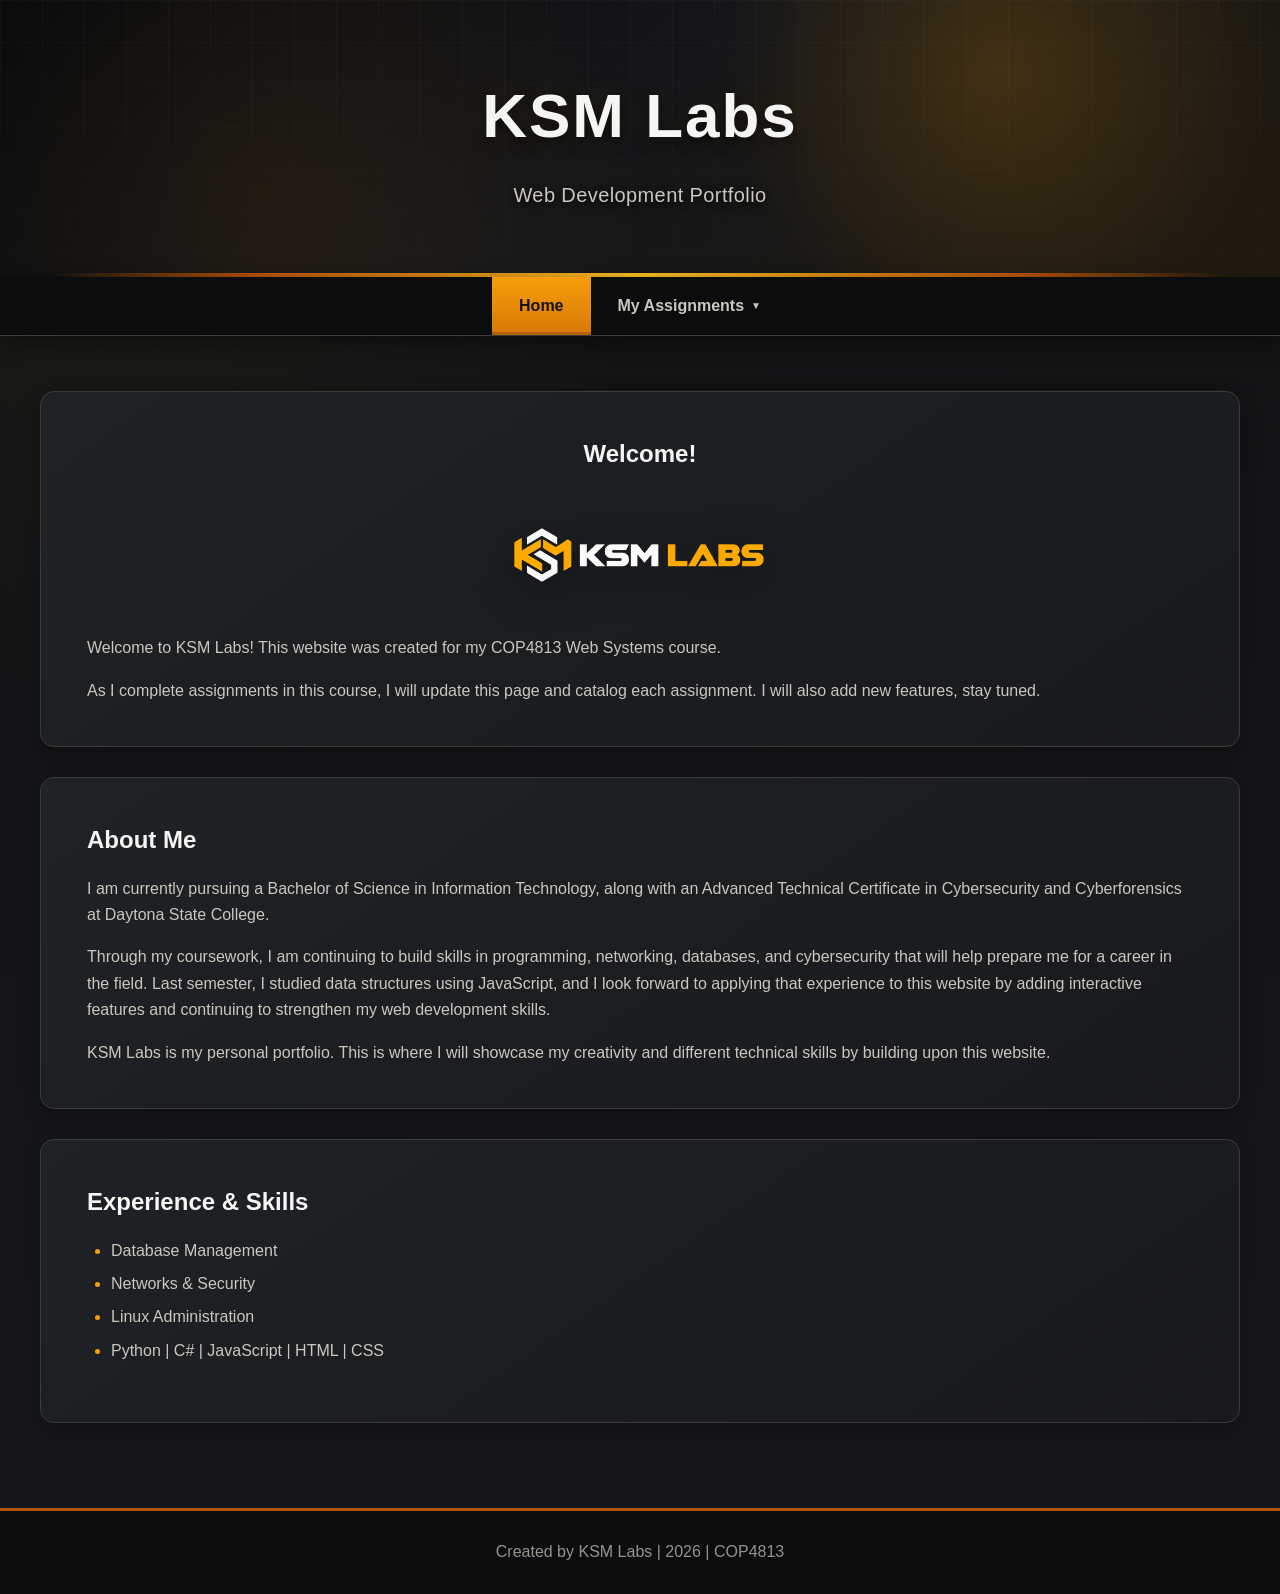
<file: index.html>
﻿<!DOCTYPE html>
<html lang="en">

<head>
    <meta charset="UTF-8">

    <meta name="viewport"
          content="width=device-width, initial-scale=1.0">

    <meta name="description"
          content="KSM Labs is my web development portfolio created for my COP4813 Web Systems class. I will be updating this site with future assignments, projects, and creative ideas.">

    <meta name="author" content="Kaleb S. Meador">

    <title>KSM Labs | Home</title>

    <link rel="stylesheet" href="styles.css">

    <script src="navigation.js" defer></script>
</head>

<body>

    <header>
        <h1>KSM Labs</h1>
        <p>Web Development Portfolio</p>
    </header>

    <nav class="main-navigation"
         aria-label="Main navigation">

        <ul class="nav-menu">

            <li>
                <a href="index.html"
                   aria-current="page">
                    Home
                </a>
            </li>

            <li class="dropdown"
                id="assignmentsDropdown">

                <button type="button"
                        class="dropdown-button"
                        id="assignmentsButton"
                        aria-expanded="false"
                        aria-haspopup="true"
                        aria-controls="assignmentsMenu">

                    My Assignments

                    <span class="dropdown-arrow"
                          aria-hidden="true">
                        ▼
                    </span>

                </button>

                <ul class="dropdown-menu"
                    id="assignmentsMenu"
                    aria-labelledby="assignmentsButton">

                    <li>
                        <a href="assignments.html">
                            Assignments Overview
                        </a>
                    </li>

                    <li>
                        <a href="assignment1.html">
                            Assignment 1
                        </a>
                    </li>

                    <li>
                        <a href="index.html">
                            Assignment 2
                        </a>
                    </li>

                    <li>
                        <a href="assignment3.html">
                            Assignment 3
                        </a>
                    </li>

                    <li>
                        <a href="assignment4.html">
                            Assignment 4
                        </a>
                    </li>

                    <li>
                        <a href="assignment5.html">
                            Assignment 5
                        </a>
                    </li>

                    <li>
                        <a href="assignment6.html">
                            Assignment 6
                        </a>
                    </li>

                    <li>
                        <a href="assignment7.html">
                            Assignment 7
                        </a>
                    </li>

                    <li>
                        <a href="assignment9.html">
                            Assignment 9
                        </a>
                    </li>

                    <li>
                        <a href="report.html">
                            Lighthouse Report
                        </a>
                    </li>

                    <li>
                        <a href="cms-review.html">
                            CMS Review
                        </a>
                    </li>

                </ul>

            </li>

        </ul>

    </nav>

    <main>

        <section>

            <h2 class="welcome-title">
                Welcome!
            </h2>

            <img src="ksmlabs.png"
                 alt="KSM Labs logo"
                 class="site-logo">

            <p>
                Welcome to KSM Labs! This website was created for my
                COP4813 Web Systems course.
            </p>

            <p>
                As I complete assignments in this course, I will update
                this page and catalog each assignment. I will also add
                new features, stay tuned.
            </p>

        </section>


        <section>

            <h2>
                About Me
            </h2>

            <p>
                I am currently pursuing a Bachelor of Science in
                Information Technology, along with an Advanced Technical
                Certificate in Cybersecurity and Cyberforensics at Daytona
                State College.
            </p>

            <p>
                Through my coursework, I am continuing to build skills in
                programming, networking, databases, and cybersecurity that
                will help prepare me for a career in the field. Last semester,
                I studied data structures using JavaScript, and I look forward
                to applying that experience to this website by adding
                interactive features and continuing to strengthen my web
                development skills.
            </p>

            <p>
                KSM Labs is my personal portfolio. This is where I will
                showcase my creativity and different technical skills by
                building upon this website.
            </p>

        </section>


        <section>

            <h2>
                Experience &amp; Skills
            </h2>

            <ul>
                <li>Database Management</li>
                <li>Networks &amp; Security</li>
                <li>Linux Administration</li>
                <li>Python | C# | JavaScript | HTML | CSS</li>
            </ul>

        </section>

    </main>

    <footer>
        <p>
            Created by KSM Labs | 2026 | COP4813
        </p>
    </footer>

</body>

</html>
</file>
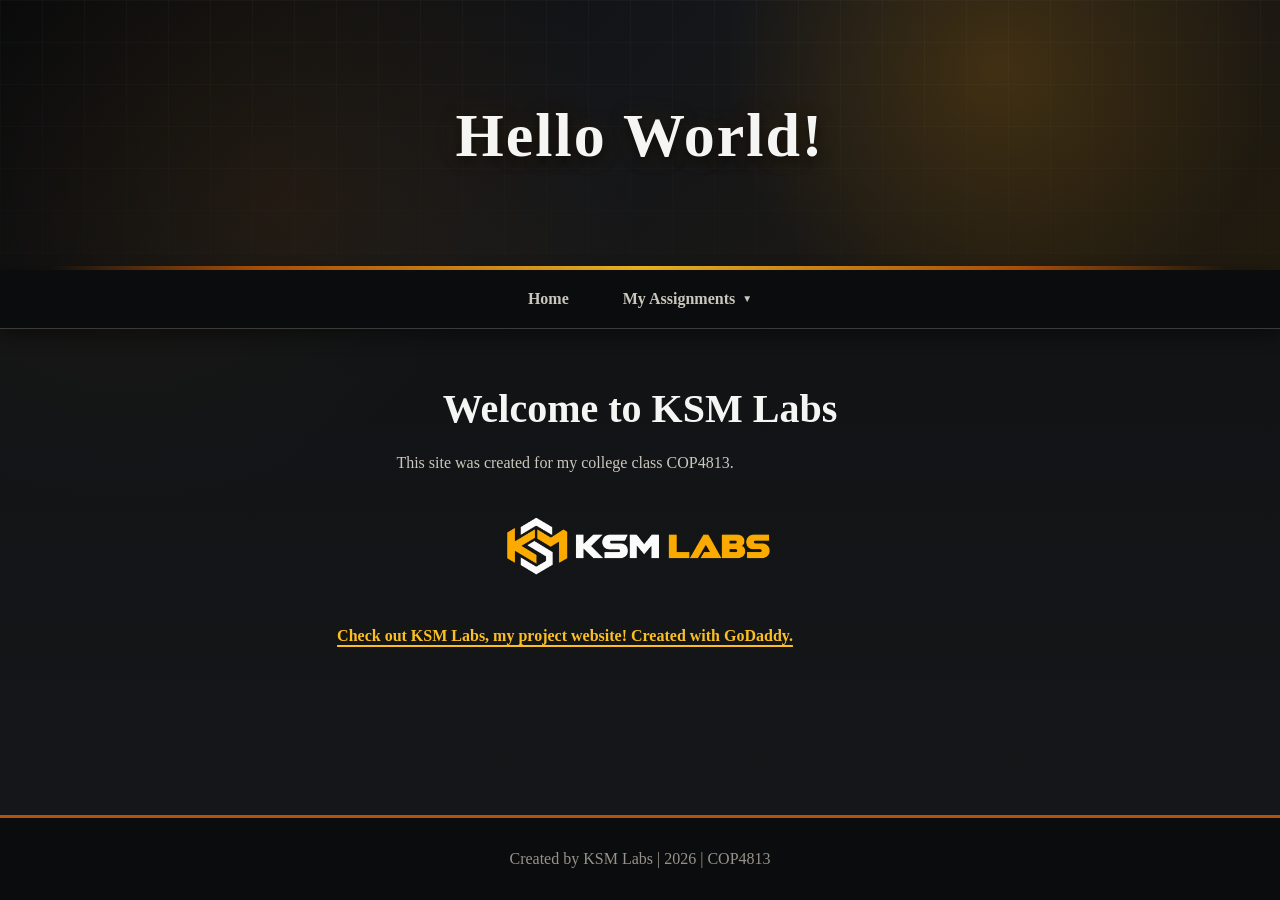
<file: assignment1.html>
<!DOCTYPE html>
<html lang="en">

<head>
    <meta charset="UTF-8">

    <meta name="viewport"
          content="width=device-width, initial-scale=1.0">

    <meta name="description"
          content="Assignment 1 Hello World page for KSM Labs.">

    <meta name="author" content="Kaleb S. Meador">

    <title>KSM Labs | Assignment 1</title>

    <link rel="stylesheet" href="styles.css">
    <script src="navigation.js" defer></script>

    <style>
        body {
            font-family: "Times New Roman", Times, serif;
            text-align: center;
        }

        header {
            background-color: lightseagreen;
            color: white;
            padding: 20px;
        }

        main img {
            width: 300px;
            max-width: 100%;
            height: auto;
        }

        footer {
            margin-top: 30px;
        }
    </style>
</head>

<body>
    <header>
        <h1>Hello World!</h1>
    </header>

    <nav class="main-navigation" aria-label="Main navigation">

        <ul class="nav-menu">

            <li>
                <a href="index.html">
                    Home
                </a>
            </li>

            <li class="dropdown" id="assignmentsDropdown">

                <button type="button"
                        class="dropdown-button"
                        id="assignmentsButton"
                        aria-expanded="false"
                        aria-haspopup="true"
                        aria-controls="assignmentsMenu">

                    My Assignments

                    <span class="dropdown-arrow" aria-hidden="true">
                        ▼
                    </span>

                </button>

                <ul class="dropdown-menu"
                    id="assignmentsMenu"
                    aria-labelledby="assignmentsButton">

                    <li>
                        <a href="assignments.html">
                            Assignments Overview
                        </a>
                    </li>

                    <li>
                        <a href="assignment1.html">
                            Assignment 1
                        </a>
                    </li>

                    <li>
                        <a href="index.html">
                            Assignment 2
                        </a>
                    </li>

                    <li>
                        <a href="assignment3.html">
                            Assignment 3
                        </a>
                    </li>

                    <li>
                        <a href="assignment4.html">
                            Assignment 4
                        </a>
                    </li>

                    <li>
                        <a href="assignment5.html"
                           aria-current="page">
                            Assignment 5
                        </a>
                    </li>

                    <li>
                        <a href="assignment6.html">
                            Assignment 6
                        </a>
                    </li>

                    <li>
                        <a href="assignment7.html">
                            Assignment 7
                        </a>
                    </li>

                    <li>
                        <a href="assignment9.html">
                            Assignment 9
                        </a>
                    </li>

                    <li>
                        <a href="report.html">
                            Lighthouse Report
                        </a>
                    </li>

                    <li>
                        <a href="cms-review.html">
                            CMS Review
                        </a>
                    </li>

                </ul>

            </li>

        </ul>

    </nav>

    <main>
        <h2>Welcome to KSM Labs</h2>

        <p>
            This site was created for my college class COP4813.
        </p>

        <img src="ksmlabs.png" alt="KSM Labs logo">

        <p>
            <a href="https://ksmlabs.net">
                Check out KSM Labs, my project website! Created with GoDaddy.
            </a>
        </p>
    </main>

    <footer>
        <p>Created by KSM Labs | 2026 | COP4813</p>
    </footer>
</body>

</html>
</file>
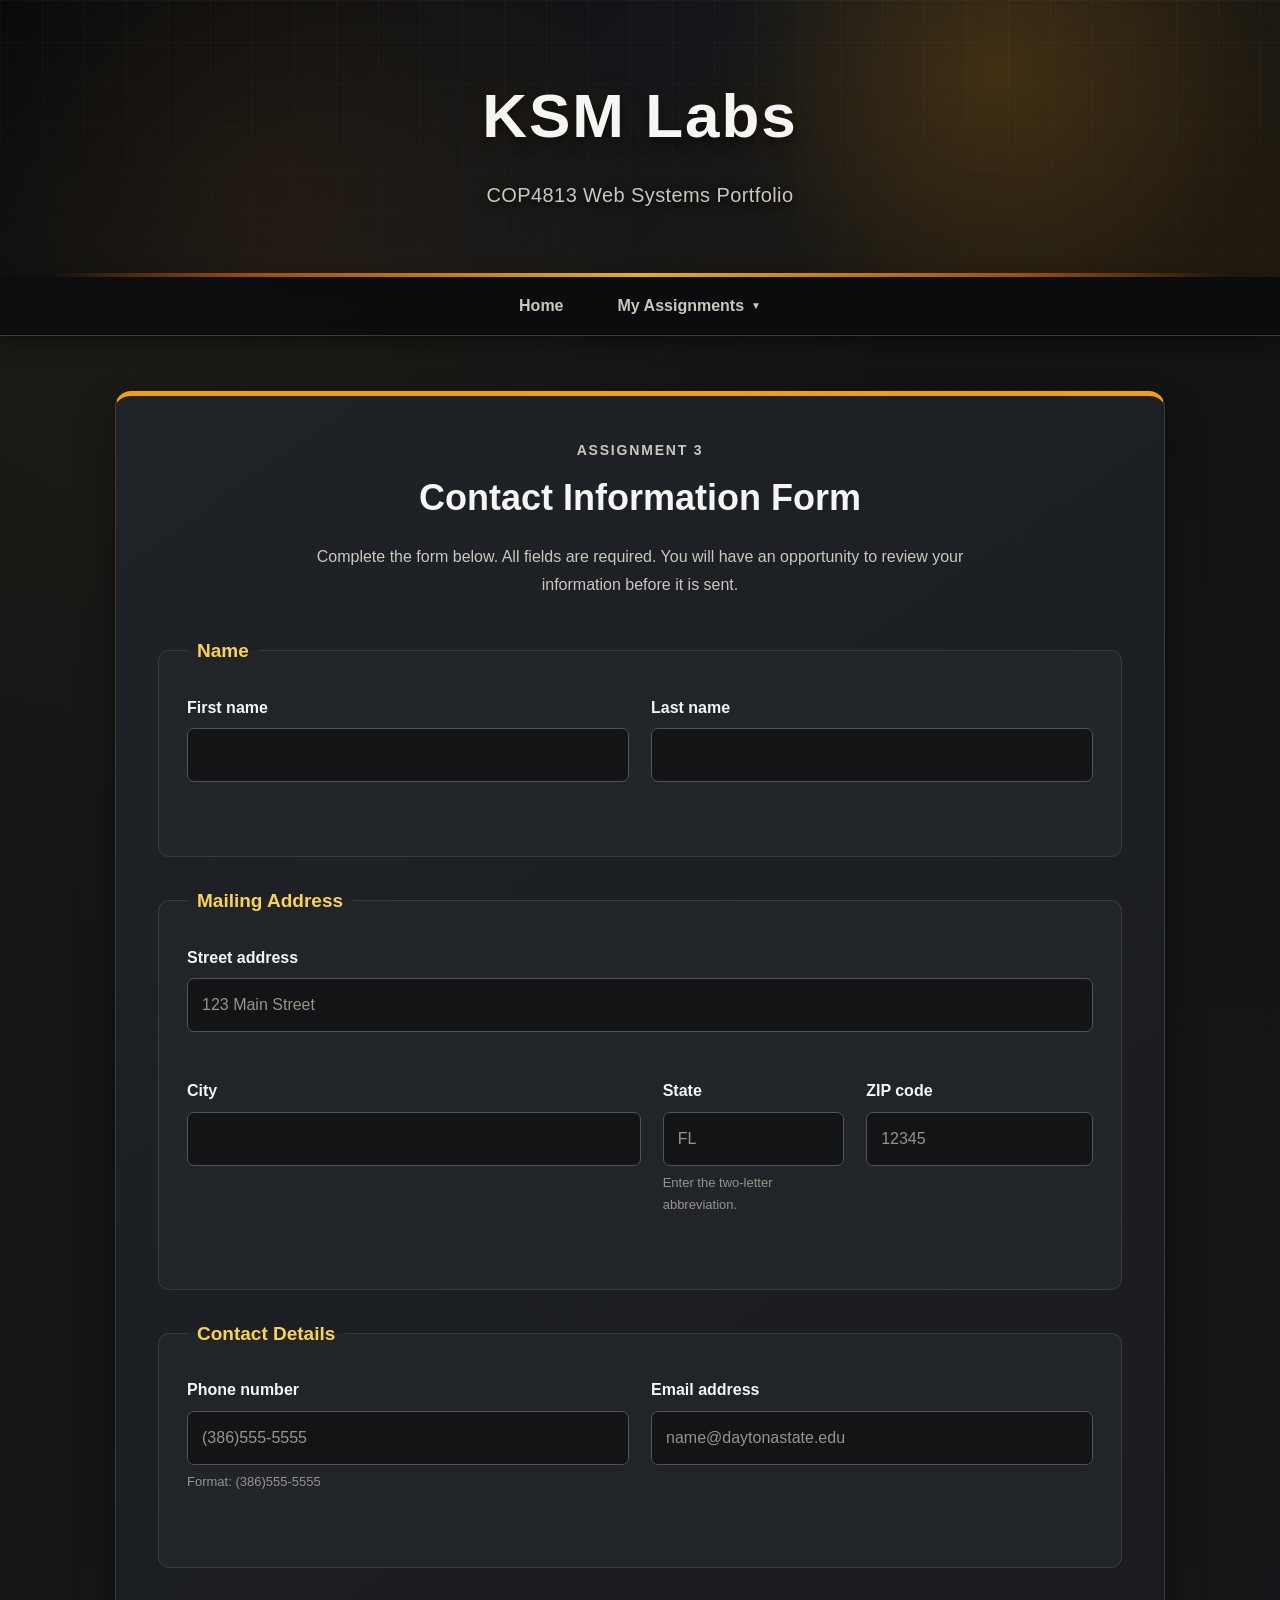
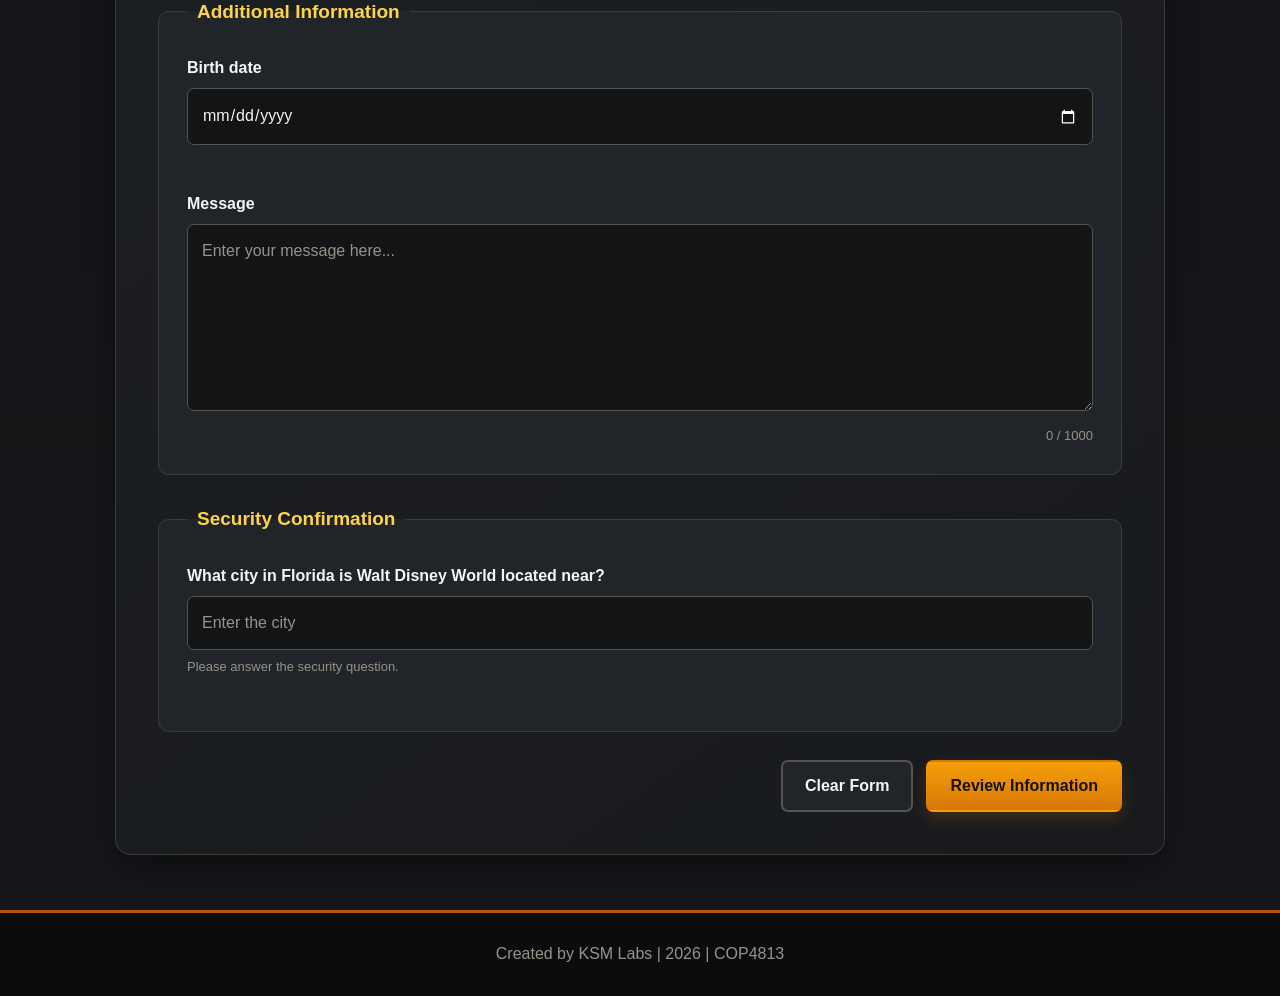
<file: assignment3.html>
﻿<!DOCTYPE html>
<html lang="en">
<head>
    <meta charset="UTF-8">

    <meta name="viewport"
          content="width=device-width, initial-scale=1.0">

    <meta name="description"
          content="Contact form for KSM Labs.">

    <meta name="author" content="Kaleb S. Meador">

    <title>KSM Labs | Assignment 3 Form</title>

    <link rel="stylesheet" href="styles.css">
    
    <script src="navigation.js" defer></script>
    <script src="form.js" defer></script>

</head>

<body>
    <header>
        <h1>KSM Labs</h1>
        <p>COP4813 Web Systems Portfolio</p>
    </header>

    <nav class="main-navigation" aria-label="Main navigation">

        <ul class="nav-menu">

            <li>
                <a href="index.html">
                    Home
                </a>
            </li>

            <li class="dropdown" id="assignmentsDropdown">

                <button type="button"
                        class="dropdown-button"
                        id="assignmentsButton"
                        aria-expanded="false"
                        aria-haspopup="true"
                        aria-controls="assignmentsMenu">

                    My Assignments

                    <span class="dropdown-arrow" aria-hidden="true">
                        ▼
                    </span>

                </button>

                <ul class="dropdown-menu"
                    id="assignmentsMenu"
                    aria-labelledby="assignmentsButton">

                    <li>
                        <a href="assignments.html">
                            Assignments Overview
                        </a>
                    </li>

                    <li>
                        <a href="assignment1.html">
                            Assignment 1
                        </a>
                    </li>

                    <li>
                        <a href="index.html">
                            Assignment 2
                        </a>
                    </li>

                    <li>
                        <a href="assignment3.html">
                            Assignment 3
                        </a>
                    </li>

                    <li>
                        <a href="assignment4.html">
                            Assignment 4
                        </a>
                    </li>

                    <li>
                        <a href="assignment5.html"
                           aria-current="page">
                            Assignment 5
                        </a>
                    </li>

                    <li>
                        <a href="assignment6.html">
                            Assignment 6
                        </a>
                    </li>

                    <li>
                        <a href="assignment7.html">
                            Assignment 7
                        </a>
                    </li>
                    <li>
                        <a href="assignment9.html">
                            Assignment 9
                        </a>
                    </li>

                    <li>
                        <a href="report.html">
                            Lighthouse Report
                        </a>
                    </li>

                    <li>
                        <a href="cms-review.html">
                            CMS Review
                        </a>
                    </li>

                </ul>

            </li>

        </ul>

    </nav>

    <main>
        <section class="form-card">
            <div class="form-heading">
                <p class="eyebrow">Assignment 3</p>
                <h2>Contact Information Form</h2>

                <p>
                    Complete the form below. All fields are required.
                    You will have an opportunity to review your information
                    before it is sent.
                </p>
            </div>

            <form id="contactForm"
                  action="mailto:Kaleb_Meador@daytonastate.edu"
                  method="post"
                  enctype="text/plain"
                  novalidate>

                <fieldset>
                    <legend>Name</legend>

                    <div class="form-grid two-columns">
                        <div class="form-group">
                            <label for="firstName">First name</label>

                            <input type="text"
                                   id="firstName"
                                   name="firstname"
                                   autocomplete="given-name"
                                   maxlength="40"
                                   required>

                            <span class="error-message"
                                  id="firstNameError"></span>
                        </div>

                        <div class="form-group">
                            <label for="lastName">Last name</label>

                            <input type="text"
                                   id="lastName"
                                   name="lastname"
                                   autocomplete="family-name"
                                   maxlength="40"
                                   required>

                            <span class="error-message"
                                  id="lastNameError"></span>
                        </div>
                    </div>
                </fieldset>

                <fieldset>
                    <legend>Mailing Address</legend>

                    <div class="form-group">
                        <label for="address">Street address</label>

                        <input type="text"
                               id="address"
                               name="address"
                               autocomplete="street-address"
                               placeholder="123 Main Street"
                               maxlength="100"
                               required>

                        <span class="error-message"
                              id="addressError"></span>
                    </div>

                    <div class="form-grid address-grid">
                        <div class="form-group">
                            <label for="city">City</label>

                            <input type="text"
                                   id="city"
                                   name="city"
                                   autocomplete="address-level2"
                                   maxlength="50"
                                   required>

                            <span class="error-message"
                                  id="cityError"></span>
                        </div>

                        <div class="form-group">
                            <label for="state">State</label>

                            <input type="text"
                                   id="state"
                                   name="state"
                                   autocomplete="address-level1"
                                   placeholder="FL"
                                   maxlength="2"
                                   required>

                            <span class="field-hint">
                                Enter the two-letter abbreviation.
                            </span>

                            <span class="error-message"
                                  id="stateError"></span>
                        </div>

                        <div class="form-group">
                            <label for="zip">ZIP code</label>

                            <input type="text"
                                   id="zip"
                                   name="zip"
                                   autocomplete="postal-code"
                                   inputmode="numeric"
                                   placeholder="12345"
                                   maxlength="10"
                                   required>

                            <span class="error-message"
                                  id="zipError"></span>
                        </div>
                    </div>
                </fieldset>

                <fieldset>
                    <legend>Contact Details</legend>

                    <div class="form-grid two-columns">
                        <div class="form-group">
                            <label for="phone">Phone number</label>

                            <input type="tel"
                                   id="phone"
                                   name="phone"
                                   autocomplete="tel"
                                   inputmode="tel"
                                   placeholder="(386)555-5555"
                                   maxlength="13"
                                   required>

                            <span class="field-hint">
                                Format: (386)555-5555
                            </span>

                            <span class="error-message"
                                  id="phoneError"></span>
                        </div>

                        <div class="form-group">
                            <label for="email">Email address</label>

                            <input type="email"
                                   id="email"
                                   name="email"
                                   autocomplete="email"
                                   placeholder="name@daytonastate.edu"
                                   maxlength="100"
                                   required>

                            <span class="error-message"
                                  id="emailError"></span>
                        </div>
                    </div>
                </fieldset>

                <fieldset>
                    <legend>Additional Information</legend>

                    <div class="form-group">
                        <label for="birthdate">Birth date</label>

                        <input type="date"
                               id="birthdate"
                               name="birthdate"
                               autocomplete="bday"
                               required>

                        <span class="error-message"
                              id="birthdateError"></span>
                    </div>

                    <div class="form-group">
                        <label for="message">Message</label>

                        <textarea id="message"
                                  name="message"
                                  rows="6"
                                  maxlength="1000"
                                  placeholder="Enter your message here..."
                                  required></textarea>

                        <div class="message-details">
                            <span class="error-message"
                                  id="messageError"></span>

                            <span id="characterCount">0 / 1000</span>
                        </div>
                    </div>
                </fieldset>

                <fieldset>
                    <legend>Security Confirmation</legend>

                    <div class="form-group">
                        <label for="securityAnswer">
                            What city in Florida is Walt Disney World located near?
                        </label>

                        <input type="text"
                               id="securityAnswer"
                               name="confirm"
                               placeholder="Enter the city"
                               autocomplete="off"
                               required>
                        <span class="field-hint">
                            Please answer the security question.
                        </span>

                        <span class="error-message"
                              id="securityAnswerError"></span>
                    </div>
                </fieldset>

                <div id="formSummary"
                     class="form-summary"
                     role="alert"
                     aria-live="polite"
                     hidden>
                </div>

                <div class="button-row">
                    <button type="reset" class="secondary-button">
                        Clear Form
                    </button>

                    <button type="submit" class="primary-button">
                        Review Information
                    </button>
                </div>
            </form>
        </section>
    </main>

    <footer>
        <p>Created by KSM Labs | 2026 | COP4813</p>
    </footer>
</body>
</html>
</file>
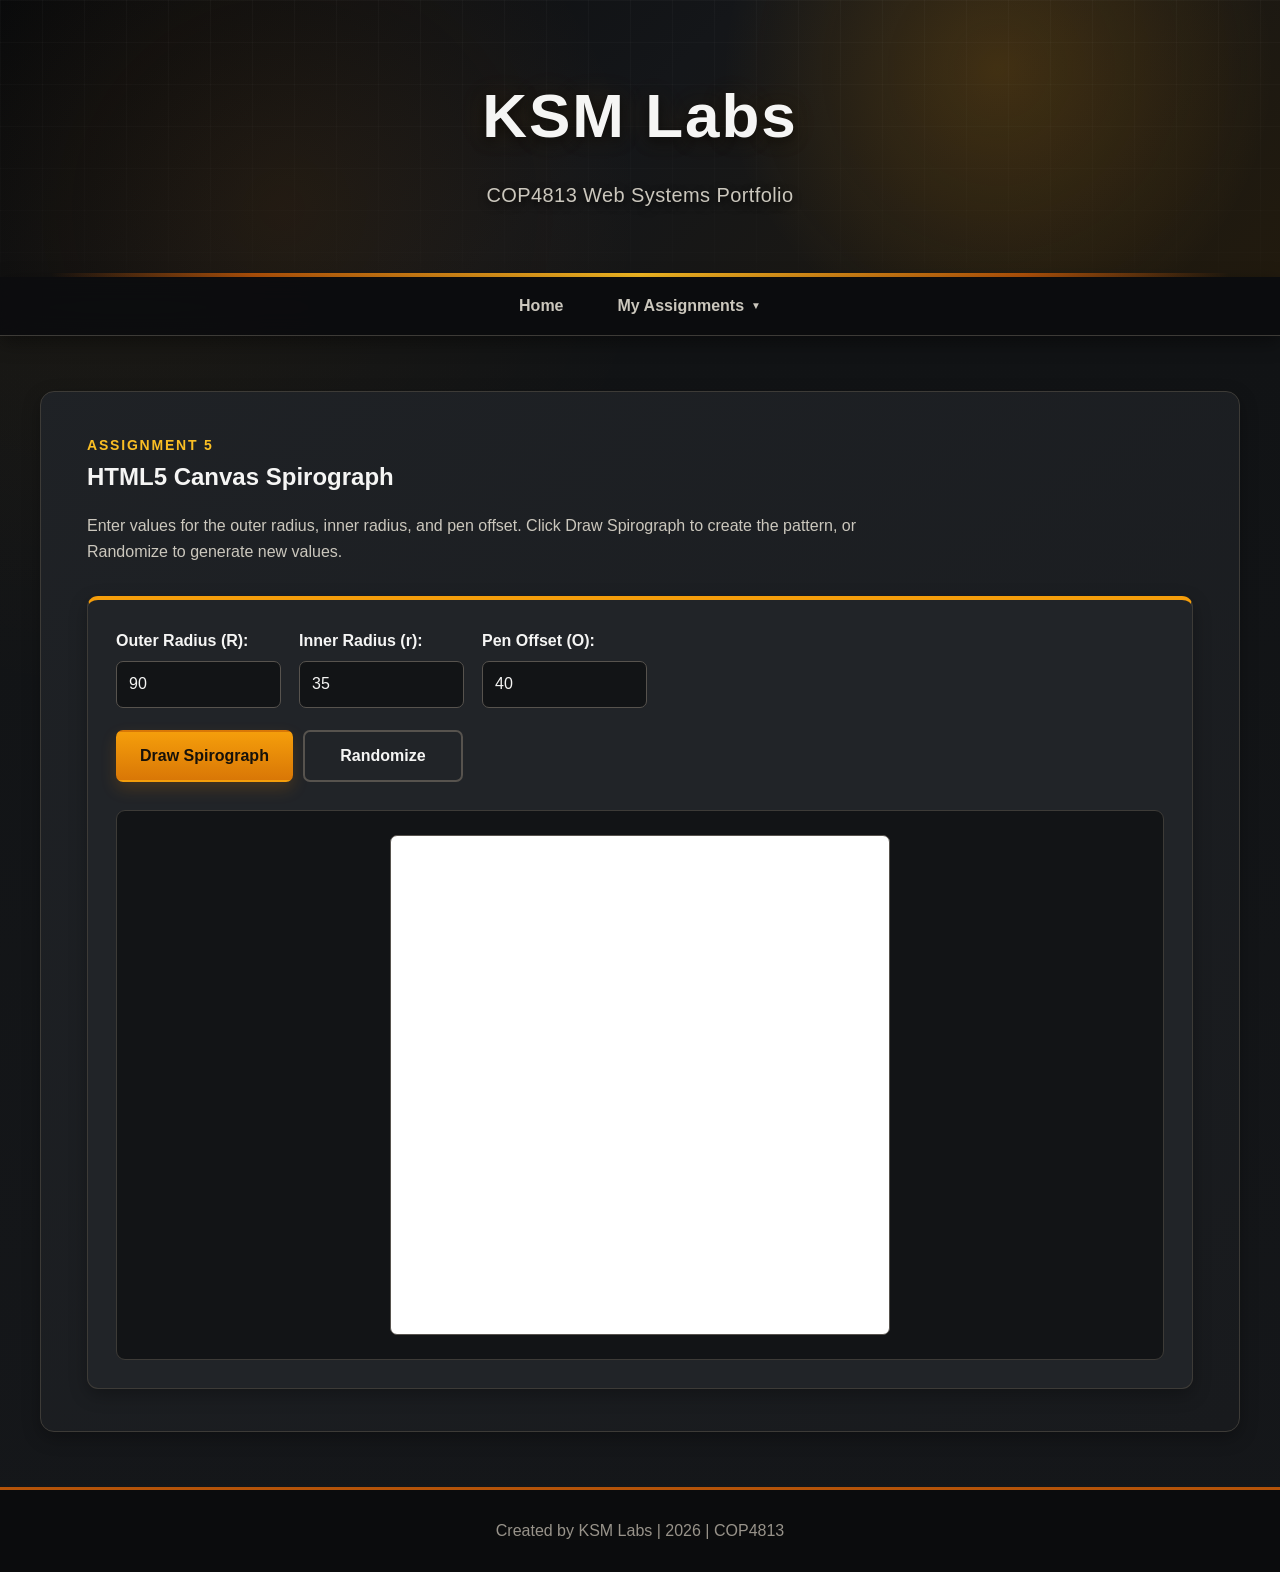
<file: assignment5.html>
﻿<!DOCTYPE html>
<html lang="en">

<head>
    <meta charset="UTF-8">

    <meta name="viewport"
          content="width=device-width, initial-scale=1.0">

    <meta name="description"
          content="HTML5 Canvas Spirograph created with JavaScript for Assignment 5.">

    <meta name="author" content="Kaleb S. Meador">

    <title>KSM Labs | Assignment 5 Spirograph</title>

    <link rel="stylesheet" href="styles.css">

    <script src="navigation.js" defer></script>

    <script src="spirograph.js" defer></script>
</head>

<body>

    <header>
        <h1>KSM Labs</h1>
        <p>COP4813 Web Systems Portfolio</p>
    </header>

    <nav class="main-navigation" aria-label="Main navigation">

        <ul class="nav-menu">

            <li>
                <a href="index.html">
                    Home
                </a>
            </li>

            <li class="dropdown" id="assignmentsDropdown">

                <button type="button"
                        class="dropdown-button"
                        id="assignmentsButton"
                        aria-expanded="false"
                        aria-haspopup="true"
                        aria-controls="assignmentsMenu">

                    My Assignments

                    <span class="dropdown-arrow" aria-hidden="true">
                        ▼
                    </span>

                </button>

                <ul class="dropdown-menu"
                    id="assignmentsMenu"
                    aria-labelledby="assignmentsButton">

                    <li>
                        <a href="assignments.html">
                            Assignments Overview
                        </a>
                    </li>

                    <li>
                        <a href="assignment1.html">
                            Assignment 1
                        </a>
                    </li>

                    <li>
                        <a href="index.html">
                            Assignment 2
                        </a>
                    </li>

                    <li>
                        <a href="assignment3.html">
                            Assignment 3
                        </a>
                    </li>

                    <li>
                        <a href="assignment4.html">
                            Assignment 4
                        </a>
                    </li>

                    <li>
                        <a href="assignment5.html"
                           aria-current="page">
                            Assignment 5
                        </a>
                    </li>

                    <li>
                        <a href="assignment6.html">
                            Assignment 6
                        </a>
                    </li>

                    <li>
                        <a href="assignment7.html">
                            Assignment 7
                        </a>
                    </li>
                    <li>
                        <a href="assignment9.html">
                            Assignment 9
                        </a>
                    </li>

                    <li>
                        <a href="report.html">
                            Lighthouse Report
                        </a>
                    </li>

                    <li>
                        <a href="cms-review.html">
                            CMS Review
                        </a>
                    </li>
                </ul>

            </li>

        </ul>

    </nav>

    <main>

        <section class="assignment5-section">

            <div class="assignment5-heading">

                <p class="eyebrow">
                    Assignment 5
                </p>

                <h2>
                    HTML5 Canvas Spirograph
                </h2>

                <p>
                    Enter values for the outer radius, inner radius,
                    and pen offset. Click Draw Spirograph to create
                    the pattern, or Randomize to generate new values.
                </p>

            </div>


            <div class="spirograph-card">

                <div class="spirograph-controls">

                    <div class="spirograph-input-group">

                        <label for="R">
                            Outer Radius (R):
                        </label>

                        <input type="number"
                               id="R"
                               value="90"
                               min="50"
                               max="100">

                        
                    </div>


                    <div class="spirograph-input-group">

                        <label for="r">
                            Inner Radius (r):
                        </label>

                        <input type="number"
                               id="r"
                               value="35"
                               min="10"
                               max="50">

                        

                    </div>


                    <div class="spirograph-input-group">

                        <label for="O">
                            Pen Offset (O):
                        </label>

                        <input type="number"
                               id="O"
                               value="40"
                               min="0"
                               max="50">

                       

                    </div>

                </div>


                <div class="spirograph-buttons">

                    <button type="button"
                            class="primary-button"
                            onclick="drawSpirograph()">
                        Draw Spirograph
                    </button>

                    <button type="button"
                            class="secondary-button"
                            onclick="randomize()">
                        Randomize
                    </button>

                </div>


                <div class="canvas-container">

                    <canvas id="myCanvas"
                            width="500"
                            height="500">
                    </canvas>

                </div>

            </div>

        </section>

    </main>


    <footer>
        <p>Created by KSM Labs | 2026 | COP4813</p>
    </footer>

</body>

</html>
</file>
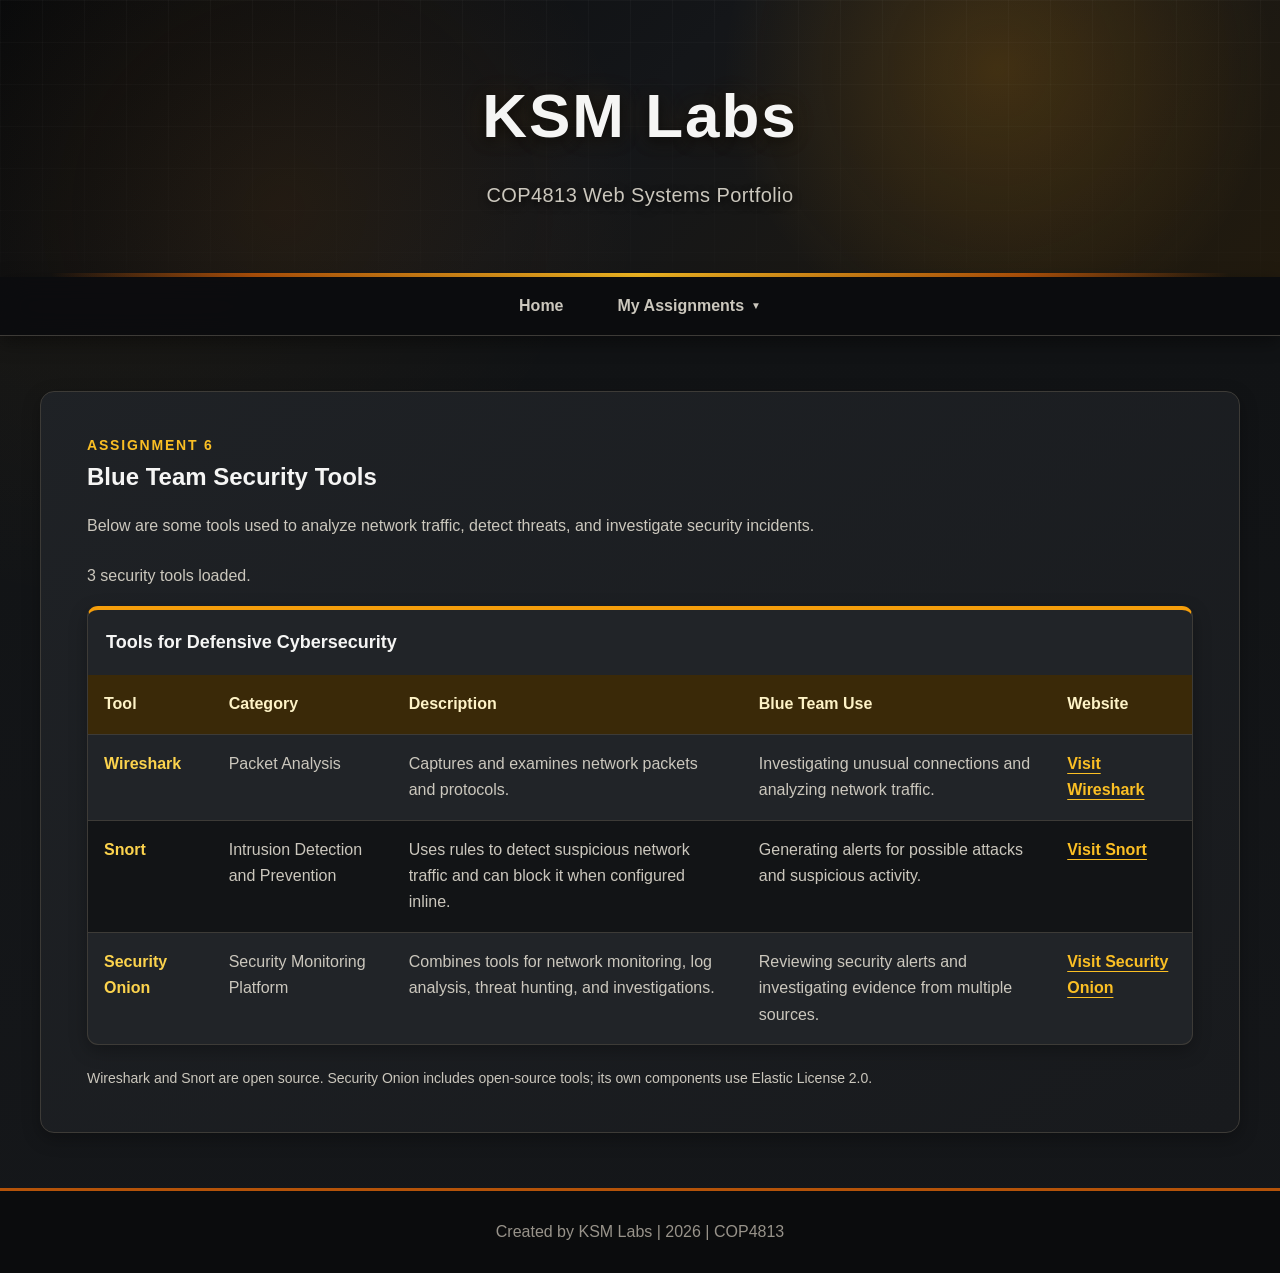
<file: assignment6.html>
﻿<!DOCTYPE html>
<html lang="en">

<head>
    <meta charset="UTF-8">

    <meta name="viewport"
          content="width=device-width, initial-scale=1.0">

    <meta name="description"
          content="Blue team security tools displayed using an external JSON file and JavaScript.">

    <meta name="author" content="Kaleb S. Meador">

    <title>KSM Labs | Assignment 6 JSON Security Tools</title>

    <link rel="stylesheet" href="styles.css">

    <script src="navigation.js" defer></script>

    <script src="assignment6.js" defer></script>
</head>

<body>

    <header>
        <h1>KSM Labs</h1>
        <p>COP4813 Web Systems Portfolio</p>
    </header>

    <nav class="main-navigation" aria-label="Main navigation">

        <ul class="nav-menu">

            <li>
                <a href="index.html">
                    Home
                </a>
            </li>

            <li class="dropdown" id="assignmentsDropdown">

                <button type="button"
                        class="dropdown-button"
                        id="assignmentsButton"
                        aria-expanded="false"
                        aria-haspopup="true"
                        aria-controls="assignmentsMenu">

                    My Assignments

                    <span class="dropdown-arrow" aria-hidden="true">
                        ▼
                    </span>

                </button>

                <ul class="dropdown-menu"
                    id="assignmentsMenu"
                    aria-labelledby="assignmentsButton">

                    <li>
                        <a href="assignments.html">
                            Assignments Overview
                        </a>
                    </li>

                    <li>
                        <a href="assignment1.html">
                            Assignment 1
                        </a>
                    </li>

                    <li>
                        <a href="index.html">
                            Assignment 2
                        </a>
                    </li>

                    <li>
                        <a href="assignment3.html">
                            Assignment 3
                        </a>
                    </li>

                    <li>
                        <a href="assignment4.html">
                            Assignment 4
                        </a>
                    </li>

                    <li>
                        <a href="assignment5.html">
                            Assignment 5
                        </a>
                    </li>

                    <li>
                        <a href="assignment6.html"
                           aria-current="page">
                            Assignment 6
                        </a>
                    </li>

                    <li>
                        <a href="assignment7.html">
                            Assignment 7
                        </a>
                    </li>

                    <li>
                        <a href="assignment9.html">
                            Assignment 9
                        </a>
                    </li>

                    <li>
                        <a href="report.html">
                            Lighthouse Report
                        </a>
                    </li>

                    <li>
                        <a href="cms-review.html">
                            CMS Review
                        </a>
                    </li>

                </ul>

            </li>

        </ul>

    </nav>

    <main>

        <section class="assignment6-section"
                 aria-labelledby="toolsHeading">

            <div class="assignment6-heading">

                <p class="eyebrow">
                    Assignment 6
                </p>

                <h2 id="toolsHeading">
                    Blue Team Security Tools
                </h2>

                <p>
                    Below are some tools used to analyze network traffic,
                    detect threats, and investigate security incidents.
                </p>

            </div>

            <p id="toolsStatus"
               class="tools-status"
               role="status">
                Loading security tools...
            </p>

            <noscript>
                <p>
                    Enable JavaScript to display the security tools.
                </p>
            </noscript>

            <div id="toolsTableContainer"
                 class="tools-table-container"
                 tabindex="0"
                 role="region"
                 aria-label="Security tools table, horizontally scrollable"
                 hidden>

                <table class="tools-table">

                    <caption>
                        Tools for Defensive Cybersecurity
                    </caption>

                    <thead>
                        <tr>
                            <th scope="col">Tool</th>
                            <th scope="col">Category</th>
                            <th scope="col">Description</th>
                            <th scope="col">Blue Team Use</th>
                            <th scope="col">Website</th>
                        </tr>
                    </thead>

                    <tbody id="toolsTableBody"></tbody>

                </table>

            </div>

            <p class="tools-note">
                Wireshark and Snort are open source.
                Security Onion includes open-source tools;
                its own components use Elastic License 2.0.
            </p>

        </section>

    </main>

    <footer>
        <p>Created by KSM Labs | 2026 | COP4813</p>
    </footer>

</body>

</html>
</file>
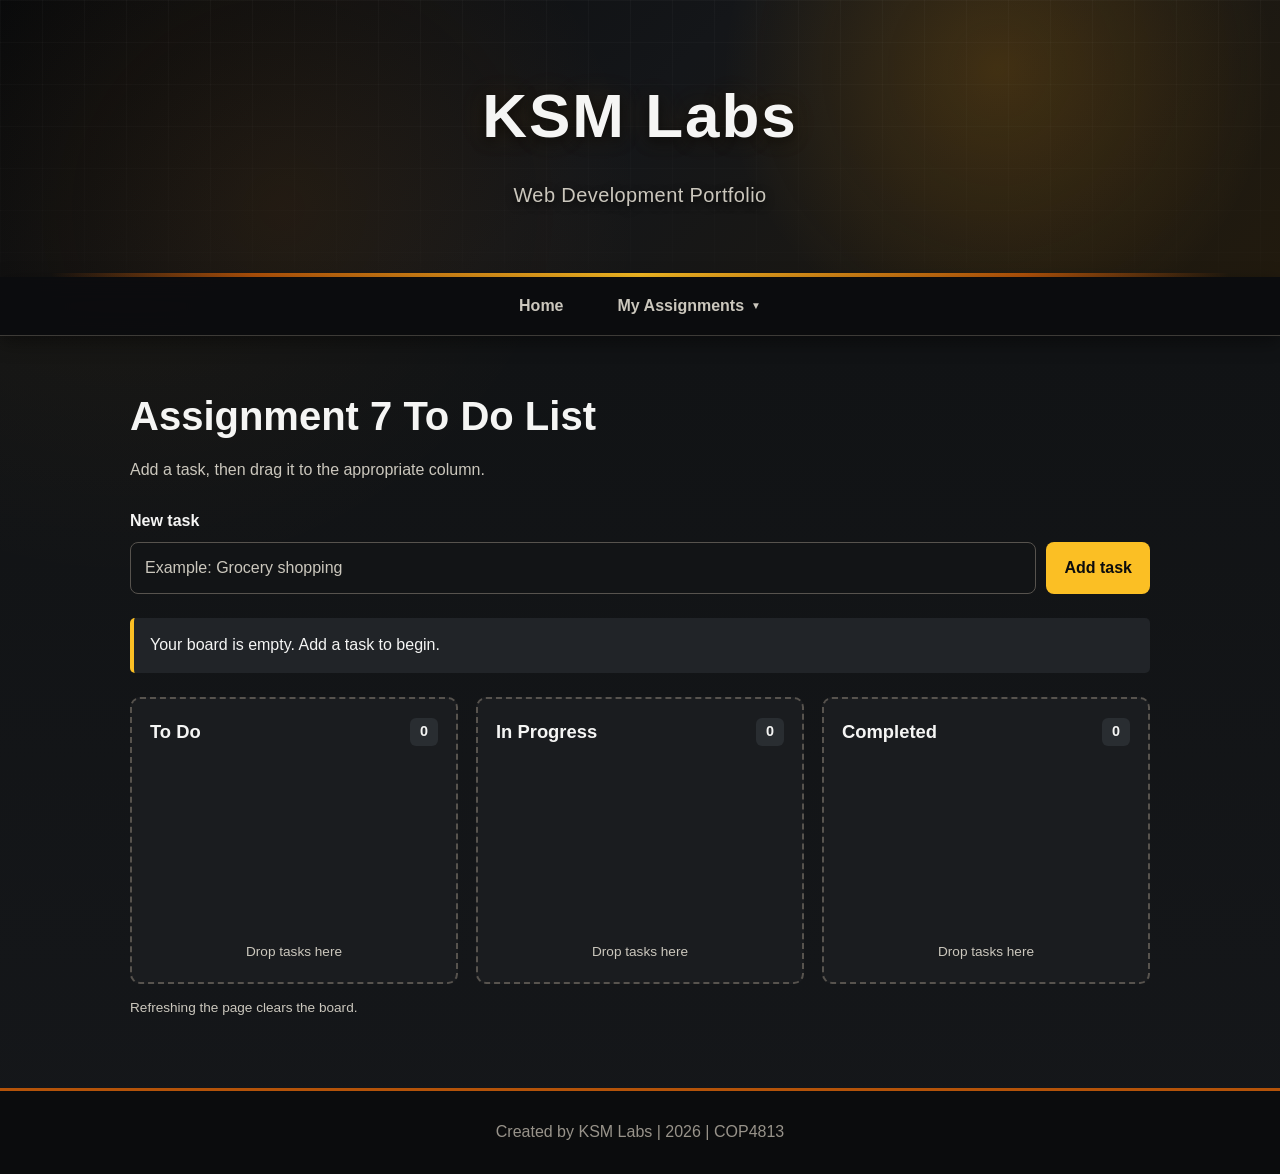
<file: assignment7.html>
﻿<!DOCTYPE html>
<html lang="en">

<head>
    <meta charset="UTF-8">

    <meta name="viewport"
          content="width=device-width, initial-scale=1.0">

    <meta name="description"
          content="Create tasks and drag them between To Do, In Progress, and Completed using the KSM Labs task board.">

    <meta name="author" content="Kaleb S. Meador">

    <title>KSM Labs | Assignment 7 Task Board</title>

    <link rel="stylesheet" href="styles.css">

    <script src="navigation.js" defer></script>
    <script src="assignment7.js" defer></script>
</head>

<body>

    <header>
        <h1>KSM Labs</h1>
        <p>Web Development Portfolio</p>
    </header>

    <nav class="main-navigation"
         aria-label="Main navigation">

        <ul class="nav-menu">

            <li>
                <a href="index.html">
                    Home
                </a>
            </li>

            <li class="dropdown"
                id="assignmentsDropdown">

                <button type="button"
                        class="dropdown-button"
                        id="assignmentsButton"
                        aria-expanded="false"
                        aria-haspopup="true"
                        aria-controls="assignmentsMenu">

                    My Assignments

                    <span class="dropdown-arrow"
                          aria-hidden="true">
                        ▼
                    </span>

                </button>

                <ul class="dropdown-menu"
                    id="assignmentsMenu"
                    aria-labelledby="assignmentsButton">

                    <li>
                        <a href="assignments.html">
                            Assignments Overview
                        </a>
                    </li>

                    <li>
                        <a href="assignment1.html">
                            Assignment 1
                        </a>
                    </li>

                    <li>
                        <a href="index.html">
                            Assignment 2
                        </a>
                    </li>

                    <li>
                        <a href="assignment3.html">
                            Assignment 3
                        </a>
                    </li>

                    <li>
                        <a href="assignment4.html">
                            Assignment 4
                        </a>
                    </li>

                    <li>
                        <a href="assignment5.html">
                            Assignment 5
                        </a>
                    </li>

                    <li>
                        <a href="assignment6.html">
                            Assignment 6
                        </a>
                    </li>

                    <li>
                        <a href="assignment7.html"
                           aria-current="page">
                            Assignment 7
                        </a>
                    </li>
                    <li>
                        <a href="assignment9.html">
                            Assignment 9
                        </a>
                    </li>

                    <li>
                        <a href="report.html">
                            Lighthouse Report
                        </a>
                    </li>

                    <li>
                        <a href="cms-review.html">
                            CMS Review
                        </a>
                    </li>

                </ul>

            </li>

        </ul>

    </nav>

    <main class="assignment7-page">

        <h2>Assignment 7 To Do List</h2>

        <p>
            Add a task, then drag it to the appropriate column.
        </p>

        <form id="taskForm">

            <label for="taskInput">
                New task
            </label>

            <div class="input-row">

                <input id="taskInput"
                       type="text"
                       placeholder="Example: Grocery shopping"
                       maxlength="100"
                       autocomplete="off"
                       required>

                <button type="submit">
                    Add task
                </button>

            </div>

        </form>

        <p id="message"
           role="status"
           aria-live="polite"
           aria-atomic="true">
            Your board is empty. Add a task to begin.
        </p>

        <div class="board">

            <section class="column"
                     data-name="To Do"
                     aria-labelledby="todoHeading">

                <h2 id="todoHeading">
                    To Do
                    <span class="count">0</span>
                </h2>

                <div id="todoTasks"
                     class="task-list"></div>

                <p class="drop-hint">
                    Drop tasks here
                </p>

            </section>

            <section class="column"
                     data-name="In Progress"
                     aria-labelledby="progressHeading">

                <h2 id="progressHeading">
                    In Progress
                    <span class="count">0</span>
                </h2>

                <div class="task-list"></div>

                <p class="drop-hint">
                    Drop tasks here
                </p>

            </section>

            <section class="column"
                     data-name="Completed"
                     aria-labelledby="completedHeading">

                <h2 id="completedHeading">
                    Completed
                    <span class="count">0</span>
                </h2>

                <div class="task-list"></div>

                <p class="drop-hint">
                    Drop tasks here
                </p>

            </section>

        </div>

        <p class="note">
            Refreshing the page clears the board.
        </p>

        <noscript>
            <p>
                Enable JavaScript to add and move tasks.
            </p>
        </noscript>

    </main>

    <footer>
        <p>Created by KSM Labs | 2026 | COP4813</p>
    </footer>

</body>

</html>
</file>
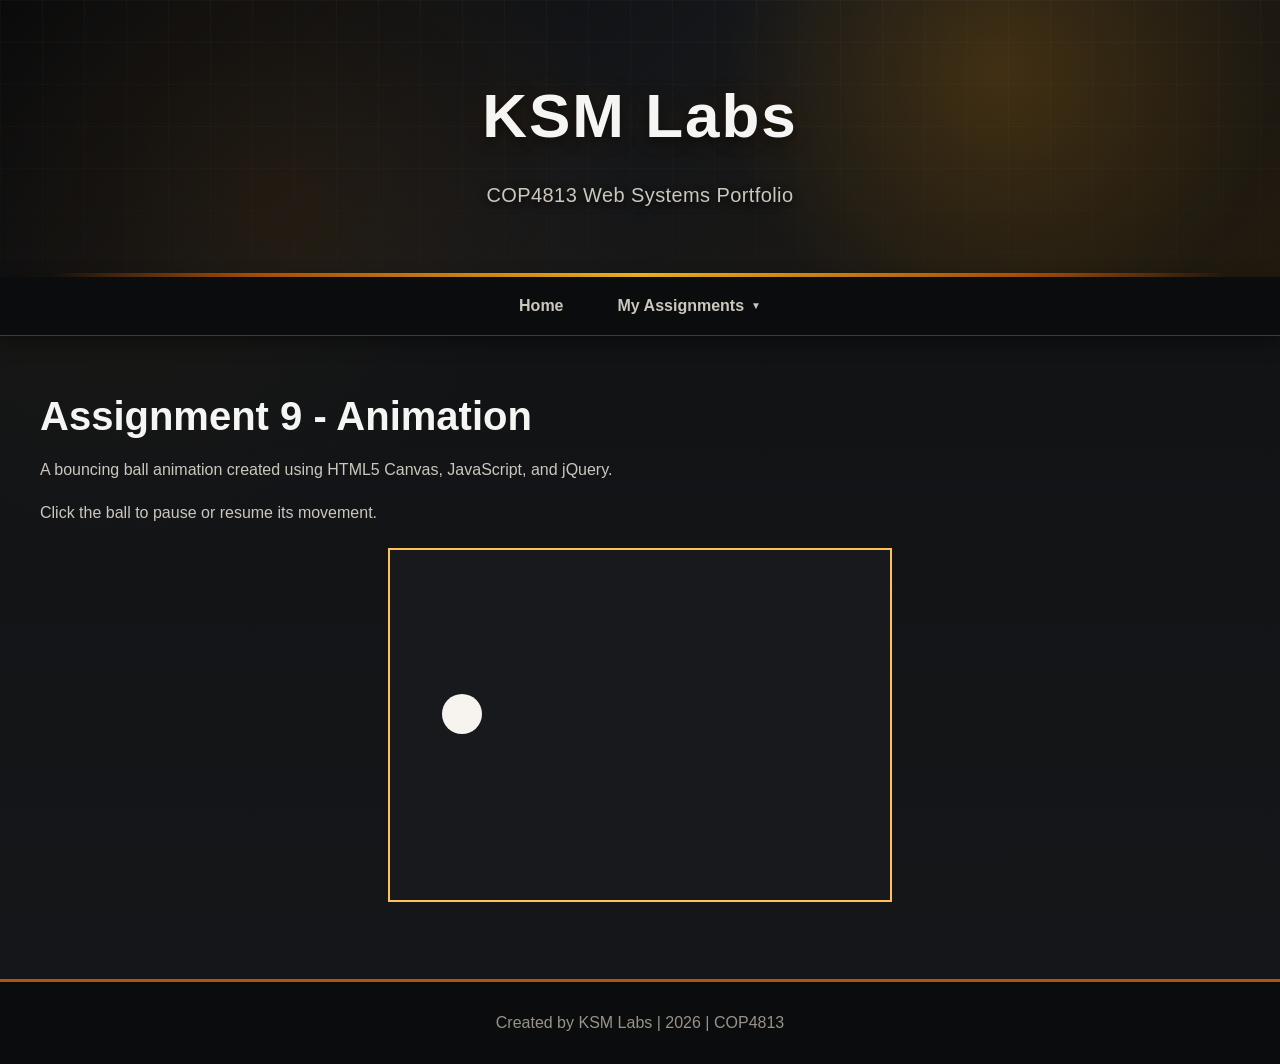
<file: assignment9.html>
﻿<!DOCTYPE html>
<html lang="en">

<head>
    <meta charset="UTF-8">

    <meta name="viewport"
          content="width=device-width, initial-scale=1.0">

    <meta name="description"
          content="An interactive bouncing ball animation using HTML5 Canvas, JavaScript, and jQuery.">

    <meta name="author" content="Kaleb S. Meador">

    <title>KSM Labs | Assignment 9 Animation</title>

    <link rel="stylesheet" href="styles.css">

    <script src="navigation.js" defer></script>

    <script src="https://code.jquery.com/jquery-3.7.1.min.js"
            defer></script>

    <script src="assignment9.js" defer></script>
</head>

<body>

    <header>
        <h1>KSM Labs</h1>
        <p>COP4813 Web Systems Portfolio</p>
    </header>

    <nav class="main-navigation" aria-label="Main navigation">

        <ul class="nav-menu">

            <li>
                <a href="index.html">Home</a>
            </li>

            <li class="dropdown" id="assignmentsDropdown">

                <button type="button"
                        class="dropdown-button"
                        id="assignmentsButton"
                        aria-expanded="false"
                        aria-haspopup="true"
                        aria-controls="assignmentsMenu">

                    My Assignments

                    <span class="dropdown-arrow" aria-hidden="true">
                        ▼
                    </span>

                </button>

                <ul class="dropdown-menu"
                    id="assignmentsMenu"
                    aria-labelledby="assignmentsButton">

                    <li>
                        <a href="assignments.html">
                            Assignments Overview
                        </a>
                    </li>

                    <li>
                        <a href="assignment1.html">Assignment 1</a>
                    </li>

                    <li>
                        <a href="index.html">Assignment 2</a>
                    </li>

                    <li>
                        <a href="assignment3.html">Assignment 3</a>
                    </li>

                    <li>
                        <a href="assignment4.html">Assignment 4</a>
                    </li>

                    <li>
                        <a href="assignment5.html">Assignment 5</a>
                    </li>

                    <li>
                        <a href="assignment6.html">Assignment 6</a>
                    </li>

                    <li>
                        <a href="assignment7.html">Assignment 7</a>
                    </li>

                    <li>
                        <a href="assignment9.html">
                            Assignment 9
                        </a>
                    </li>

                    <li>
                        <a href="report.html">
                            Lighthouse Report
                        </a>
                    </li>

                    <li>
                        <a href="cms-review.html">
                            CMS Review
                        </a>
                    </li>

                </ul>

            </li>

        </ul>

    </nav>

    <main>

        <h2>Assignment 9 - Animation</h2>

        <p>
            A bouncing ball animation created using HTML5 Canvas,
            JavaScript, and jQuery.
        </p>

        <p id="animationInstructions">
            Click the ball to pause or resume its movement.
        </p>

        <canvas id="ballCanvas"
                width="500"
                height="350"
                aria-label="Bouncing ball animation"
                aria-describedby="animationInstructions">
           
        </canvas>

    </main>

    <footer>
        <p>Created by KSM Labs | 2026 | COP4813</p>
    </footer>

</body>

</html>
</file>
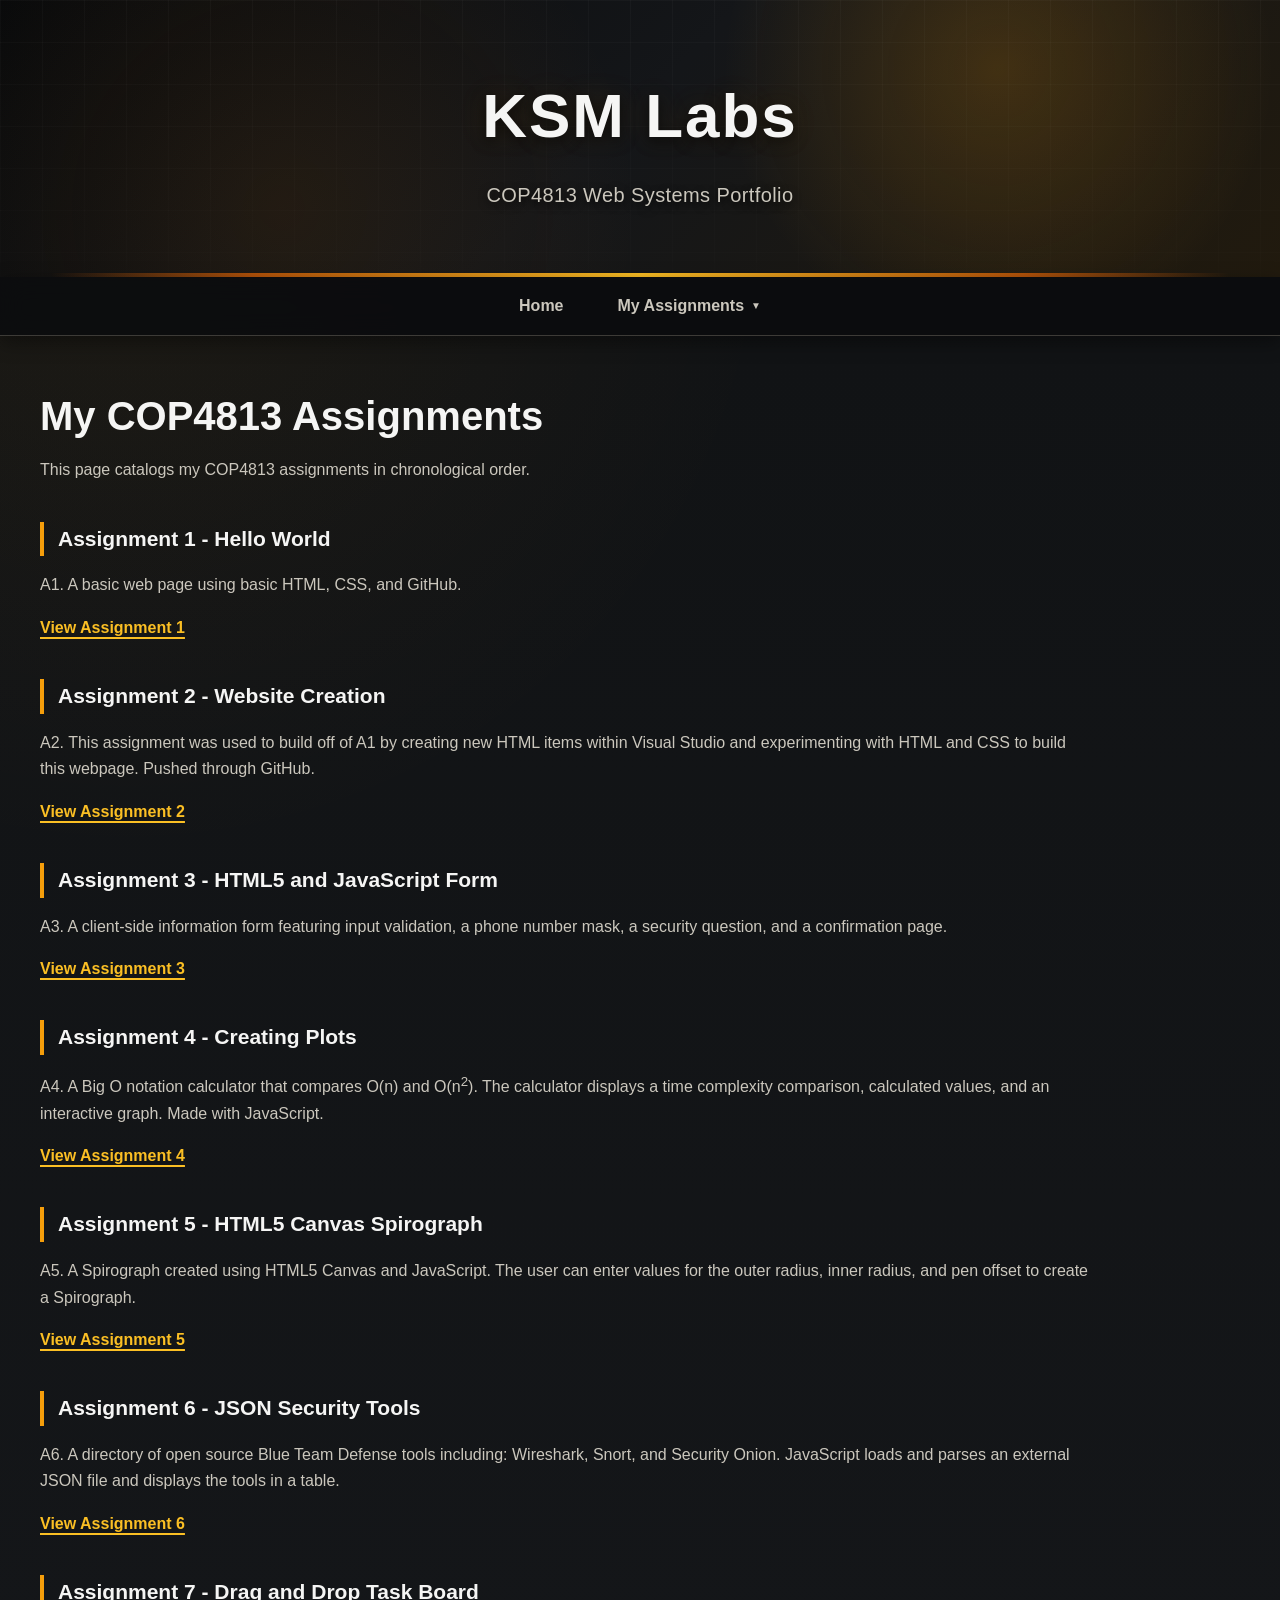
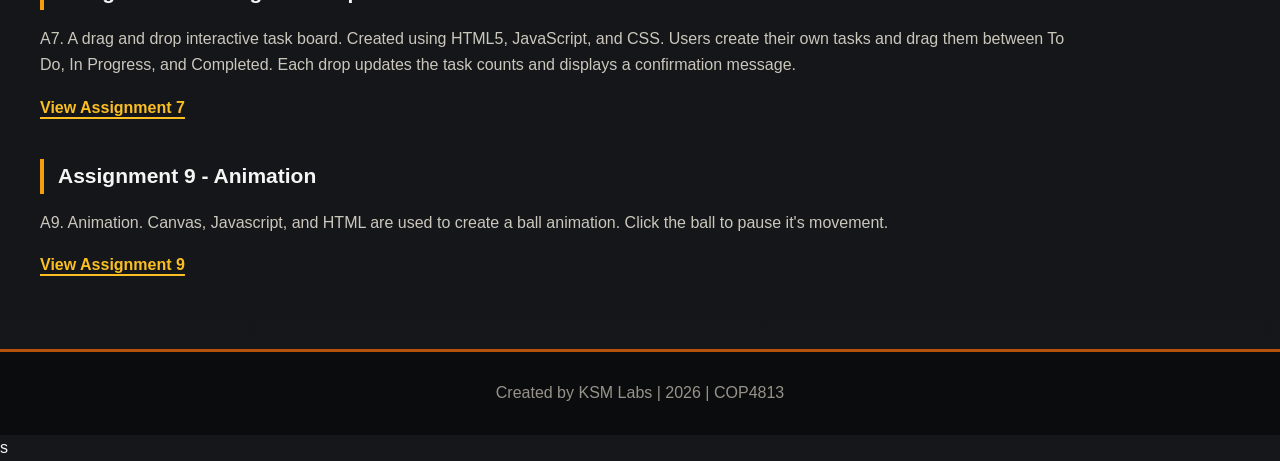
<file: assignments.html>
﻿<!DOCTYPE html>
<html lang="en">

<head>
    <meta charset="UTF-8">

    <meta name="viewport"
          content="width=device-width, initial-scale=1.0">

    <meta name="description"
          content="COP4813 Web Systems assignments completed and published through KSM Labs.">

    <meta name="author" content="Kaleb S. Meador">

    <title>KSM Labs | My Assignments</title>

    <link rel="stylesheet" href="styles.css">

    <script src="navigation.js" defer></script>
</head>

<body>

    <header>
        <h1>KSM Labs</h1>
        <p>COP4813 Web Systems Portfolio</p>
    </header>

    <nav class="main-navigation" aria-label="Main navigation">

        <ul class="nav-menu">

            <li>
                <a href="index.html">
                    Home
                </a>
            </li>

            <li class="dropdown" id="assignmentsDropdown">

                <button type="button"
                        class="dropdown-button"
                        id="assignmentsButton"
                        aria-expanded="false"
                        aria-haspopup="true"
                        aria-controls="assignmentsMenu">

                    My Assignments

                    <span class="dropdown-arrow"
                          aria-hidden="true">
                        ▼
                    </span>

                </button>

                <ul class="dropdown-menu"
                    id="assignmentsMenu"
                    aria-labelledby="assignmentsButton">

                    <li>
                        <a href="assignments.html"
                           aria-current="page">
                            Assignments Overview
                        </a>
                    </li>

                    <li>
                        <a href="assignment1.html">
                            Assignment 1
                        </a>
                    </li>

                    <li>
                        <a href="index.html">
                            Assignment 2
                        </a>
                    </li>

                    <li>
                        <a href="assignment3.html">
                            Assignment 3
                        </a>
                    </li>

                    <li>
                        <a href="assignment4.html">
                            Assignment 4
                        </a>
                    </li>

                    <li>
                        <a href="assignment5.html">
                            Assignment 5
                        </a>
                    </li>

                    <li>
                        <a href="assignment6.html">
                            Assignment 6
                        </a>
                    </li>

                    <li>
                        <a href="assignment7.html">
                            Assignment 7
                        </a>
                    </li>

                    <li>
                        <a href="assignment9.html">
                            Assignment 9
                        </a>
                    </li>

                    <li>
                        <a href="report.html">
                            Lighthouse Report
                        </a>
                    </li>

                    <li>
                        <a href="cms-review.html">
                            CMS Review
                        </a>
                    </li>

                </ul>

            </li>

        </ul>

    </nav>

    <main>

        <h2>My COP4813 Assignments</h2>

        <p>
            This page catalogs my COP4813 assignments in chronological order.
        </p>

        <h3>Assignment 1 - Hello World</h3>

        <p>
            A1. A basic web page using basic HTML, CSS, and GitHub.
        </p>

        <p>
            <a href="assignment1.html">
                View Assignment 1
            </a>
        </p>

        <h3>Assignment 2 - Website Creation</h3>

        <p>
            A2. This assignment was used to build off of A1 by creating
            new HTML items within Visual Studio and experimenting with
            HTML and CSS to build this webpage. Pushed through GitHub.
        </p>

        <p>
            <a href="index.html">
                View Assignment 2
            </a>
        </p>

        <h3>Assignment 3 - HTML5 and JavaScript Form</h3>

        <p>
            A3. A client-side information form featuring input validation,
            a phone number mask, a security question, and a confirmation page.
        </p>

        <p>
            <a href="assignment3.html">
                View Assignment 3
            </a>
        </p>

        <h3>Assignment 4 - Creating Plots</h3>

        <p>
            A4. A Big O notation calculator that compares O(n) and
            O(n<sup>2</sup>). The calculator displays a time complexity
            comparison, calculated values, and an interactive graph.
            Made with JavaScript.
        </p>

        <p>
            <a href="assignment4.html">
                View Assignment 4
            </a>
        </p>

        <h3>Assignment 5 - HTML5 Canvas Spirograph</h3>

        <p>
            A5. A Spirograph created using HTML5 Canvas
            and JavaScript. The user can enter values for the outer radius,
            inner radius, and pen offset to create a Spirograph.
        </p>

        <p>
            <a href="assignment5.html">
                View Assignment 5
            </a>
        </p>

        <h3>Assignment 6 - JSON Security Tools</h3>

        <p>
            A6. A directory of open source Blue Team Defense tools including: Wireshark, Snort, and Security Onion.
            JavaScript loads and parses an external JSON file
            and displays the tools in a table.
        </p>

        <p>
            <a href="assignment6.html">
                View Assignment 6
            </a>
        </p>

        <h3>Assignment 7 - Drag and Drop Task Board</h3>

        <p>
            A7. A drag and drop interactive task board. Created using HTML5,
            JavaScript, and CSS. Users create their own tasks and
            drag them between To Do, In Progress, and Completed.
            Each drop updates the task counts and displays a
            confirmation message.
        </p>

        <p>
            <a href="assignment7.html">
                View Assignment 7
            </a>
        </p>

        <h3>Assignment 9 - Animation</h3>

        <p>
            A9. Animation. Canvas, Javascript, and HTML are used to create a ball animation. Click the ball to pause it's movement.
        </p>

        <p>
            <a href="assignment9.html">
                View Assignment 9
            </a>
        </p>

    </main>

    <footer>
        <p>Created by KSM Labs | 2026 | COP4813</p>
    </footer>

</body>

</html>s
</file>
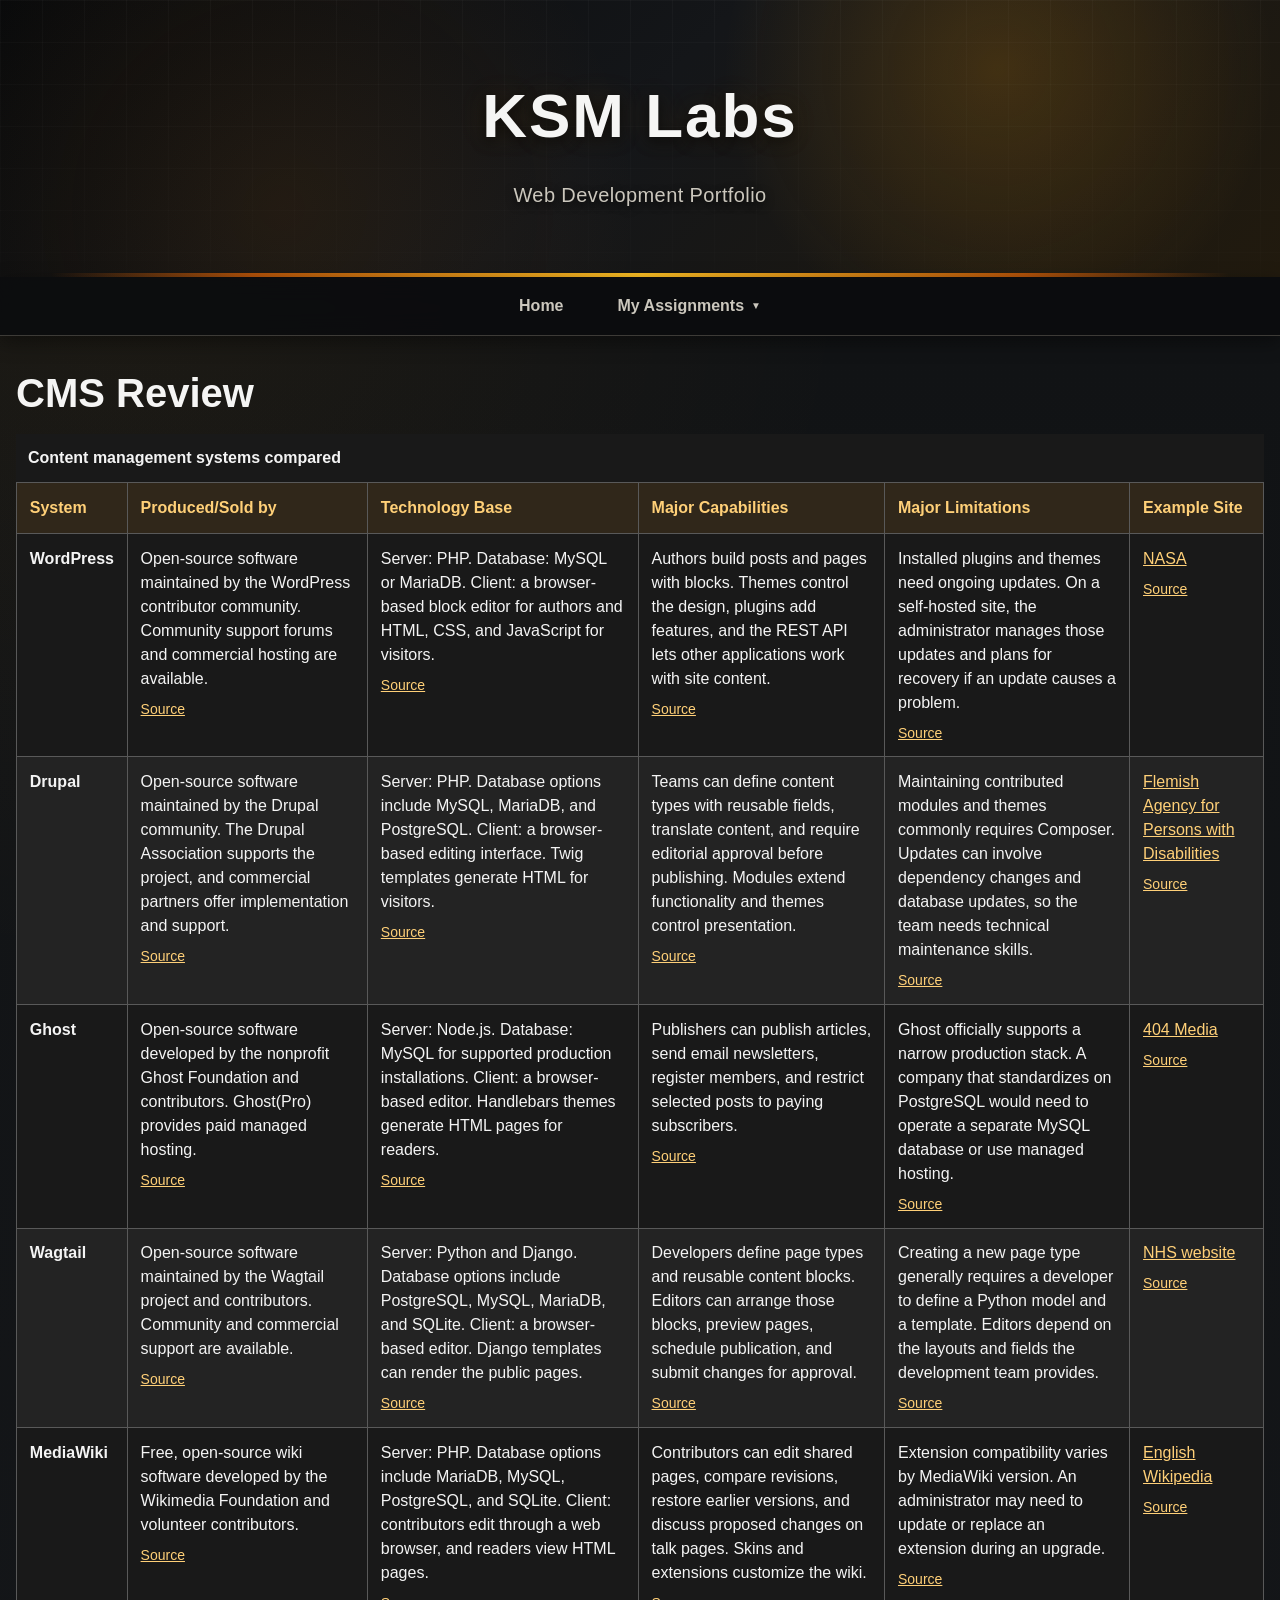
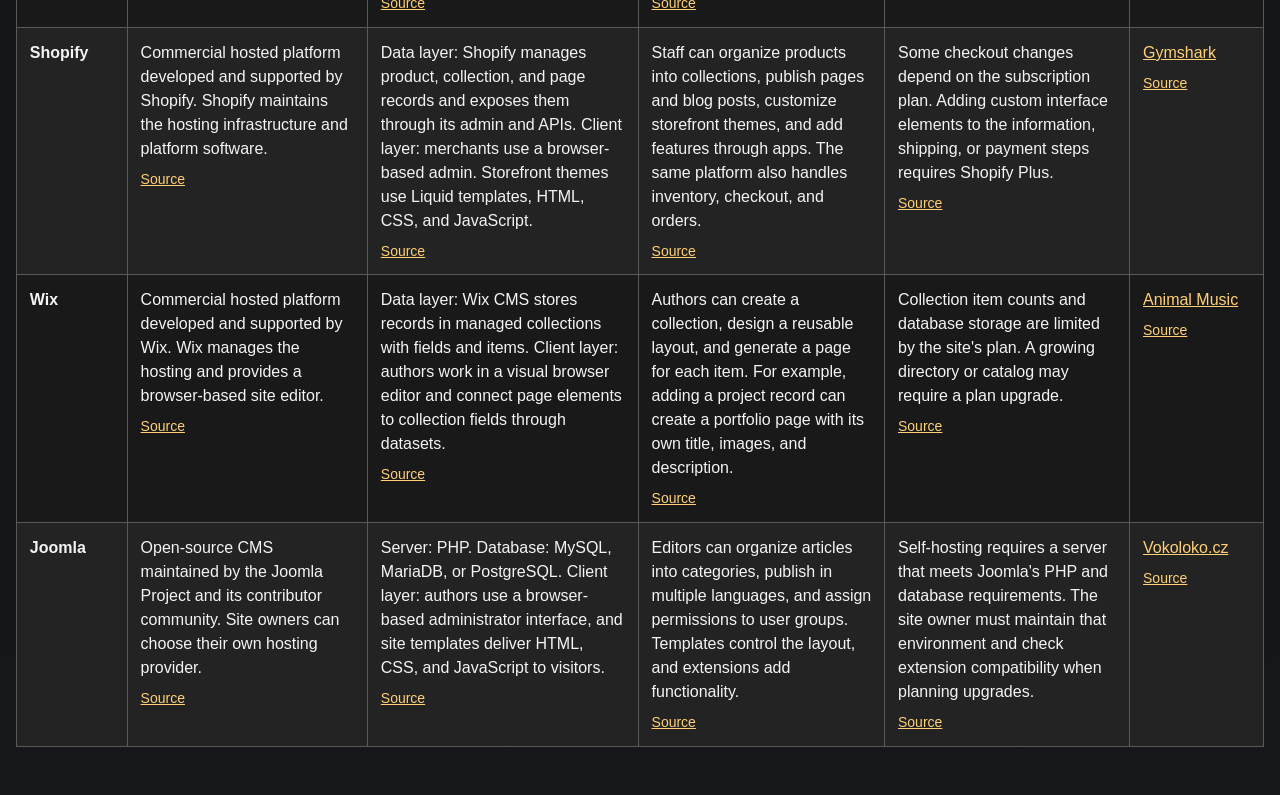
<file: cms-review.html>
﻿<!DOCTYPE html>
<html lang="en">
<head>
    <meta charset="UTF-8">
    <meta name="viewport" content="width=device-width, initial-scale=1.0">
    <meta name="description"
          content="Compare eight content management systems, their technology, capabilities, limitations, and example websites.">

    <title>CMS Review | KSM Labs</title>

    <link rel="stylesheet" href="styles.css">
    <script src="navigation.js" defer></script>

    <style>
        .cms-review {
            max-width: 92rem;
            margin: 2rem auto;
            padding: 0 1rem;
        }

            .cms-review a {
                color: #ffd078;
                text-decoration: underline;
            }

        .cms-table-wrap {
            overflow-x: auto;
            margin: 1rem 0;
        }

            .cms-table-wrap:focus-visible {
                outline: 3px solid #ffd078;
                outline-offset: 3px;
            }

        .cms-review table {
            width: 100%;
            min-width: 64rem;
            border-collapse: collapse;
            background: #191919;
            color: #f4f4f4;
            line-height: 1.5;
        }

        .cms-review caption {
            padding: 0.75rem;
            background: #191919;
            color: #f4f4f4;
            font-weight: bold;
            text-align: left;
        }

        .cms-review th,
        .cms-review td {
            padding: 0.8rem;
            border: 1px solid #595959;
            text-align: left;
            vertical-align: top;
        }

        .cms-review thead th {
            background: #30271a;
            color: #ffd078;
        }

        .cms-review tbody tr:nth-child(even) {
            background: #232323;
        }

        .cms-review .source-link {
            display: block;
            width: fit-content;
            margin-top: 0.5rem;
            font-size: 0.875rem;
        }
    </style>
</head>

<body>
    <header>
        <h1>KSM Labs</h1>
        <p>Web Development Portfolio</p>
    </header>

    <nav class="main-navigation" aria-label="Main navigation">
        <ul class="nav-menu">
            <li>
                <a href="index.html">Home</a>
            </li>

            <li class="dropdown" id="assignmentsDropdown">
                <button type="button"
                        class="dropdown-button"
                        id="assignmentsButton"
                        aria-expanded="false"
                        aria-controls="assignmentsMenu">
                    My Assignments
                    <span class="dropdown-arrow" aria-hidden="true">▼</span>
                </button>

                <ul class="dropdown-menu"
                    id="assignmentsMenu"
                    aria-labelledby="assignmentsButton">
                    <li><a href="assignments.html">Assignments Overview</a></li>
                    <li><a href="assignment1.html">Assignment 1</a></li>
                    <li><a href="index.html">Assignment 2</a></li>
                    <li><a href="assignment3.html">Assignment 3</a></li>
                    <li><a href="assignment4.html">Assignment 4</a></li>
                    <li><a href="assignment5.html">Assignment 5</a></li>
                    <li><a href="assignment6.html">Assignment 6</a></li>
                    <li><a href="assignment7.html">Assignment 7</a></li>
                    <li><a href="assignment9.html">Assignment 9</a></li>
                    <li><a href="report.html">Lighthouse Report</a></li>
                    <li>
                        <a href="cms-review.html" aria-current="page">CMS Review</a>
                    </li>
                </ul>
            </li>
        </ul>
    </nav>

    <main class="cms-review">
        <h2>CMS Review</h2>

        <p id="cms-status" role="status"></p>
        <noscript>Enable JavaScript to load the comparison table.</noscript>

        <div id="table-wrap"
             class="cms-table-wrap"
             role="region"
             aria-label="CMS comparison, scroll horizontally on smaller screens"
             tabindex="0"
             hidden>
            <table>
                <caption>Content management systems compared</caption>
                <thead>
                    <tr>
                        <th scope="col">System</th>
                        <th scope="col">Produced/Sold by</th>
                        <th scope="col">Technology Base</th>
                        <th scope="col">Major Capabilities</th>
                        <th scope="col">Major Limitations</th>
                        <th scope="col">Example Site</th>
                    </tr>
                </thead>
                <tbody id="cms-rows"></tbody>
            </table>
        </div>
    </main>

    <script>
        const columns = ["Support", "Technology", "Capabilities", "Limitations"];

        function createLink(label, url) {
            const link = document.createElement("a");
            link.textContent = label;
            link.href = url;
            return link;
        }

        function addSource(cell, system, category) {
            const source = createLink("Source", system.Sources[category]);
            source.className = "source-link";
            source.setAttribute("aria-label", `${system.Name} ${category} source`);
            cell.append(source);
        }

        function createRow(system) {
            const row = document.createElement("tr");

            const name = document.createElement("th");
            name.scope = "row";
            name.textContent = system.Name;
            row.append(name);

            for (const category of columns) {
                const cell = row.insertCell();
                cell.textContent = system[category];
                addSource(cell, system, category);
            }

            const example = row.insertCell();
            example.append(createLink(system.Examples.label, system.Examples.url));
            addSource(example, system, "Examples");

            return row;
        }

        async function loadComparison() {
            const status = document.getElementById("cms-status");
            status.textContent = "Loading the CMS comparison…";

            try {
                const response = await fetch("./cms-review.json");

                if (!response.ok) {
                    throw new Error(`HTTP ${response.status}`);
                }

                const systems = await response.json();
                const rows = systems.map(createRow);

                document.getElementById("cms-rows").replaceChildren(...rows);
                document.getElementById("table-wrap").hidden = false;
                status.textContent = "";
            } catch (error) {
                status.textContent =
                    "The comparison could not load. Check that cms-review.json " +
                    "contains valid JSON, is in the same folder, and that you " +
                    "opened this page through a web server.";
                console.error("Could not load CMS comparison:", error);
            }
        }

        loadComparison();
    </script>
</body>
</html>
</file>
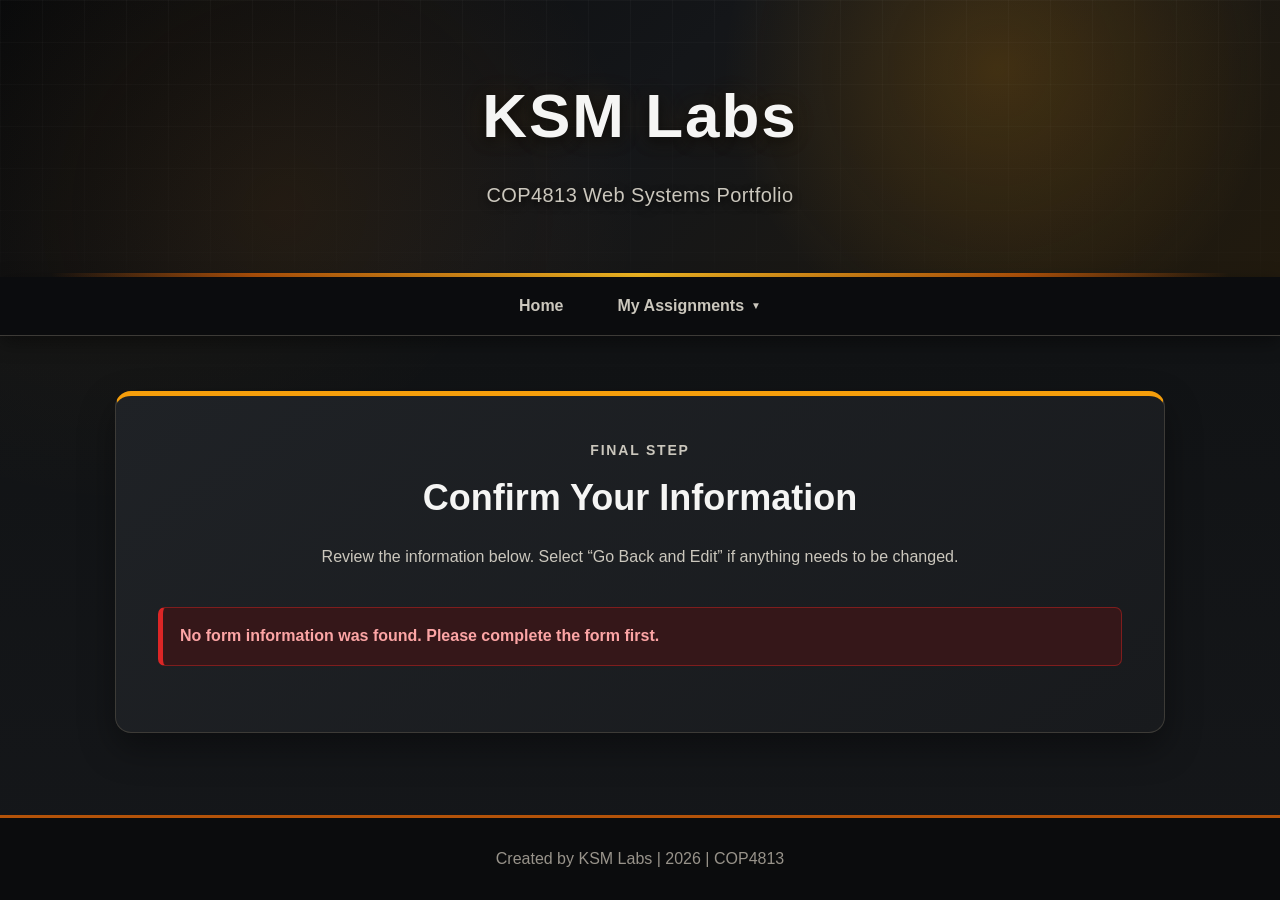
<file: confirmation.html>
﻿<!DOCTYPE html>
<html lang="en">

<head>
    <meta charset="UTF-8">

    <meta name="viewport"
          content="width=device-width, initial-scale=1.0">

    <meta name="description"
          content="Confirm information entered in the KSM Labs contact form.">

    <meta name="author" content="Kaleb S. Meador">

    <title>KSM Labs | Confirm Information</title>

    <link rel="stylesheet" href="styles.css">

    <script src="navigation.js" defer></script>
    <script src="form.js" defer></script>
</head>

<body>
    <header>
        <h1>KSM Labs</h1>
        <p>COP4813 Web Systems Portfolio</p>
    </header>

    <nav class="main-navigation" aria-label="Main navigation">
        <ul class="nav-menu">
            <li>
                <a href="index.html">Home</a>
            </li>

            <li class="dropdown" id="assignmentsDropdown">
                <button type="button"
                        class="dropdown-button"
                        id="assignmentsButton"
                        aria-expanded="false"
                        aria-haspopup="true"
                        aria-controls="assignmentsMenu">

                    My Assignments

                    <span class="dropdown-arrow" aria-hidden="true">
                        ▼
                    </span>
                </button>

                <ul class="dropdown-menu"
                    id="assignmentsMenu"
                    aria-labelledby="assignmentsButton">

                    <li>
                        <a href="assignments.html">
                            Assignments Overview
                        </a>
                    </li>

                    <li>
                        <a href="assignment1.html">
                            Assignment 1
                        </a>
                    </li>

                    <li>
                        <a href="index.html">
                            Assignment 2
                        </a>
                    </li>

                    <li>
                        <a href="assignment3.html">
                            Assignment 3
                        </a>
                    </li>
                    <li>
                        <a href="assignment4.html">
                            Assignment 4
                        </a>
                    </li>
                </ul>
            </li>
        </ul>
    </nav>

    <main>
        <section class="form-card">
            <div class="form-heading">
                <p class="eyebrow">Final Step</p>

                <h2>Confirm Your Information</h2>

                <p>
                    Review the information below. Select “Go Back and Edit”
                    if anything needs to be changed.
                </p>
            </div>

            <div id="noFormData"
                 class="form-summary"
                 role="alert"
                 hidden>

                No form information was found. Please complete the form first.
            </div>

            <dl id="confirmationDetails"
                class="confirmation-details">
            </dl>

            <div class="button-row"
                 id="confirmationButtons">

                <button type="button"
                        id="editButton"
                        class="secondary-button">
                    Go Back and Edit
                </button>

                <button type="button"
                        id="confirmButton"
                        class="primary-button">
                    Confirm and Send
                </button>
            </div>

            <p class="mailto-notice" id="mailtoNotice">
                Selecting “Confirm and Send” will open your default email
                application. You may need to approve the email from there.
            </p>
        </section>
    </main>

    <footer>
        <p>Created by KSM Labs | 2026 | COP4813</p>
    </footer>
</body>

</html>
</file>
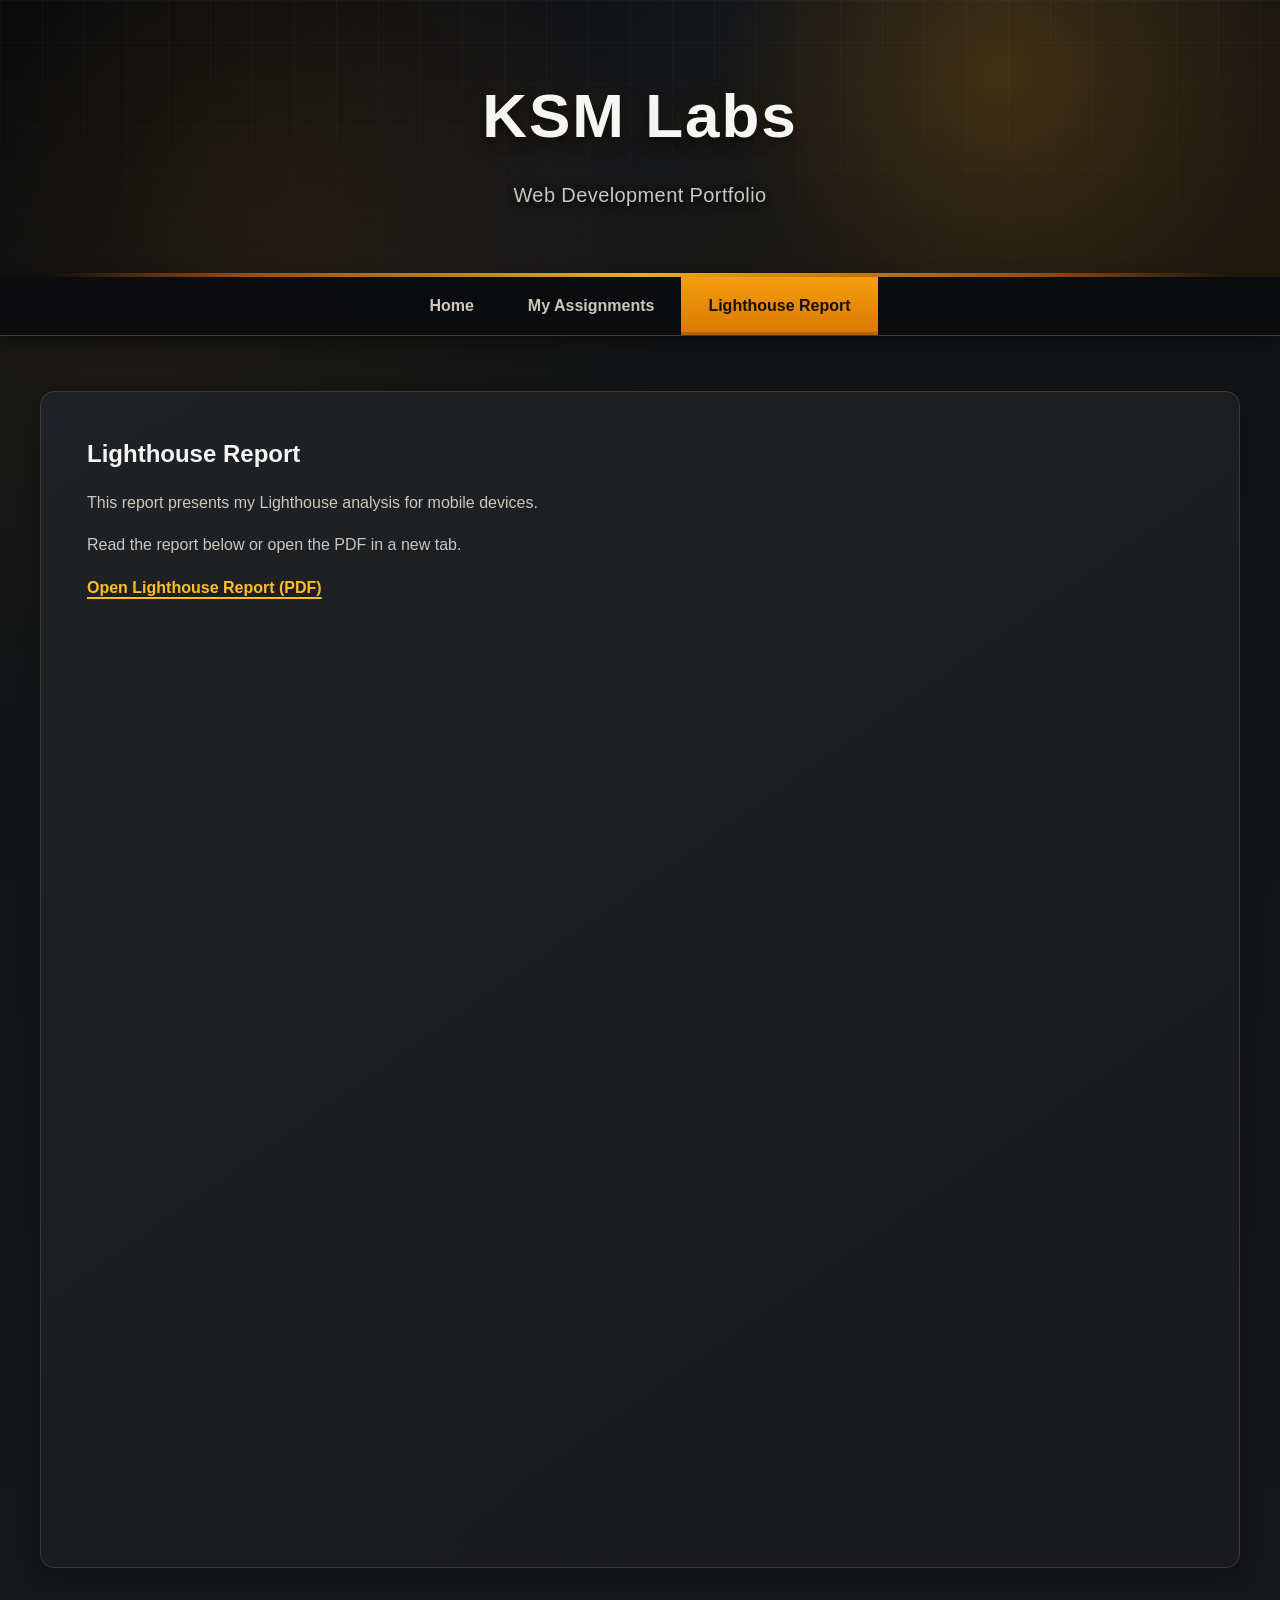
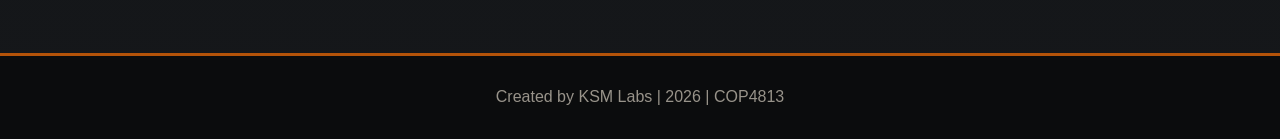
<file: report.html>
<!DOCTYPE html>
<html lang="en">

<head>
    <meta charset="UTF-8">

    <meta name="viewport"
          content="width=device-width, initial-scale=1.0">

    <meta name="description"
          content="View my Lighthouse report analysis for mobile devices.">

    <meta name="author" content="Kaleb S. Meador">

    <title>KSM Labs | Lighthouse Report</title>

    <link rel="stylesheet" href="styles.css">
</head>

<body>

    <header>
        <h1>KSM Labs</h1>
        <p>Web Development Portfolio</p>
    </header>

    <nav class="main-navigation"
         aria-label="Main navigation">

        <ul class="nav-menu">

            <li>
                <a href="index.html">
                    Home
                </a>
            </li>

            <li>
                <a href="assignments.html">
                    My Assignments
                </a>
            </li>

            <li>
                <a href="report.html"
                   aria-current="page">
                    Lighthouse Report
                </a>
            </li>

        </ul>

    </nav>

    <main>

        <section>

            <h2>
                Lighthouse Report
            </h2>

            <p>
                This report presents my Lighthouse analysis
                for mobile devices.
            </p>

            <p>
                Read the report below or open the PDF in a new tab.
            </p>

            <p>
                <a href="Lighthouse%20report.pdf"
                   target="_blank"
                   rel="noopener">
                    Open Lighthouse Report (PDF)
                </a>
            </p>

            <iframe
                src="Lighthouse%20report.pdf"
                title="KSM Labs Lighthouse Report"
                width="100%"
                height="900"
                style="border: none;">
            </iframe>

        </section>

    </main>

    <footer>
        <p>
            Created by KSM Labs | 2026 | COP4813
        </p>
    </footer>

</body>

</html>
</file>
<file: styles.css>
﻿/* ksm labs main stylesheet */

:root {
    --graphite-950: #0b0c0d;
    --graphite-900: #111214;
    --graphite-850: #15171a;
    --graphite-800: #1a1c1f;
    --graphite-750: #1f2226;
    --graphite-700: #26292d;
    --surface: #1a1c1f;
    --surface-soft: #212428;
    --surface-hover: #292d31;
    --input-background: #121416;
    --accent-700: #b45309;
    --accent-600: #d97706;
    --accent-500: #f59e0b;
    --accent-400: #fbbf24;
    --accent-300: #fcd34d;
    --accent-100: #fef3c7;
    --accent-dark: #3a2908;
    --text-primary: #f5f5f4;
    --text-secondary: #cbc7bd;
    --text-muted: #98938a;
    --border: #3d3b37;
    --border-light: #57534e;
    --white: #ffffff;
    --red-700: #dc2626;
    --red-300: #fca5a5;
    --red-background: #351719;
    --red-border: #7f1d1d;
    --shadow-small: 0 6px 18px rgba(0, 0, 0, 0.28);
    --shadow-medium: 0 15px 35px rgba(0, 0, 0, 0.36);
    --shadow-large: 0 24px 60px rgba(0, 0, 0, 0.46);
    --content-width: 1320px;
    --border-radius: 14px;
}


/* global page settings */

* {
    box-sizing: border-box;
}

html {
    scroll-behavior: smooth;
    color-scheme: dark;
}

body {
    min-height: 100vh;
    margin: 0;
    display: flex;
    flex-direction: column;
    background: radial-gradient( circle at 10% 10%, rgba(245, 158, 11, 0.055), transparent 30% ), linear-gradient( 180deg, #0c0d0f 0, #111315 350px, #15171a 100% );
    color: var(--text-primary);
    font-family: "Segoe UI", Arial, Helvetica, sans-serif;
    line-height: 1.65;
}

a {
    color: var(--accent-400);
    transition: color 0.2s ease, text-decoration-color 0.2s ease;
}

    a:hover {
        color: var(--accent-300);
    }


/* technical grid header */

header {
    position: relative;
    isolation: isolate;
    overflow: hidden;
    min-height: 270px;
    display: flex;
    flex-direction: column;
    align-items: center;
    justify-content: center;
    padding: 65px 25px;
    background: radial-gradient( circle at 78% 25%, rgba(245, 158, 11, 0.18), transparent 27% ), radial-gradient( circle at 22% 75%, rgba(217, 119, 6, 0.09), transparent 35% ), linear-gradient( 135deg, #090a0b 0%, #141619 48%, #211a0e 100% );
    color: var(--white);
    text-align: center;
}


    /* technical grid background */

    header::before {
        position: absolute;
        z-index: 0;
        inset: 0;
        background-image: linear-gradient( rgba(255, 255, 255, 0.035) 1px, transparent 1px ), linear-gradient( 90deg, rgba(255, 255, 255, 0.035) 1px, transparent 1px );
        background-size: 42px 42px;
        content: "";
        pointer-events: none;
        mask-image: linear-gradient( to bottom, rgba(0, 0, 0, 0.75), rgba(0, 0, 0, 0.25) );
    }


    /* amber line below header */

    header::after {
        position: absolute;
        z-index: 2;
        right: 0;
        bottom: 0;
        left: 0;
        height: 4px;
        background: linear-gradient( 90deg, transparent 4%, var(--accent-700) 20%, var(--accent-400) 50%, var(--accent-700) 80%, transparent 96% );
        content: "";
    }


    /* header title */

    header h1 {
        position: relative;
        z-index: 1;
        margin: 0;
        color: var(--text-primary);
        font-size: clamp(40px, 6vw, 62px);
        font-weight: 750;
        letter-spacing: 2px;
        text-shadow: 0 4px 14px rgba(0, 0, 0, 0.7), 0 0 30px rgba(245, 158, 11, 0.12);
    }


    /* header subtitle */

    header p {
        position: relative;
        z-index: 1;
        margin: 12px 0 0;
        color: var(--text-secondary);
        font-size: clamp(16px, 2.5vw, 20px);
        letter-spacing: 0.4px;
        text-shadow: 0 3px 8px rgba(0, 0, 0, 0.75);
    }


/* main navigation */

.main-navigation {
    position: sticky;
    top: 0;
    z-index: 1000;
    background-color: rgba(12, 13, 15, 0.96);
    border-bottom: 1px solid var(--border);
    box-shadow: 0 6px 20px rgba(0, 0, 0, 0.4);
    backdrop-filter: blur(12px);
}

.nav-menu {
    display: flex;
    align-items: center;
    justify-content: center;
    max-width: var(--content-width);
    margin: 0 auto;
    padding: 0;
    list-style: none;
}

    .nav-menu > li {
        position: relative;
        margin: 0;
    }


    /* navigation links and dropdown button */

    .nav-menu a,
    .dropdown-button {
        display: flex;
        align-items: center;
        justify-content: center;
        gap: 7px;
        min-height: 58px;
        padding: 0 27px;
        border: 0;
        background-color: transparent;
        color: var(--text-secondary);
        font: inherit;
        font-weight: 650;
        text-decoration: none;
        cursor: pointer;
        transition: background-color 0.2s ease, color 0.2s ease, box-shadow 0.2s ease;
    }

        .nav-menu a:hover,
        .nav-menu a:focus,
        .dropdown-button:hover,
        .dropdown-button:focus,
        .dropdown.open .dropdown-button {
            background-color: var(--surface-hover);
            color: var(--accent-300);
        }

        .nav-menu a:focus-visible,
        .dropdown-button:focus-visible {
            position: relative;
            z-index: 2;
            outline: 3px solid var(--accent-400);
            outline-offset: -4px;
        }


        /* current page indicator */

        .nav-menu a[aria-current="page"] {
            background: linear-gradient( 180deg, var(--accent-500), var(--accent-600) );
            color: #16110a;
            box-shadow: inset 0 -3px 0 rgba(0, 0, 0, 0.18);
        }


/* dropdown arrow */

.dropdown-arrow {
    display: inline-block;
    font-size: 10px;
    transition: transform 0.25s ease;
}

.dropdown.open .dropdown-arrow {
    transform: rotate(180deg);
}


/* dropdown menu */

.dropdown-menu {
    position: absolute;
    top: 100%;
    left: 0;
    min-width: 245px;
    margin: 0;
    padding: 7px 0;
    border: 1px solid var(--border);
    border-top: 3px solid var(--accent-500);
    border-radius: 0 0 10px 10px;
    background-color: var(--graphite-900);
    box-shadow: var(--shadow-large);
    list-style: none;
    opacity: 0;
    visibility: hidden;
    pointer-events: none;
    transform: translateY(-7px);
    transition: opacity 0.2s ease, transform 0.2s ease, visibility 0.2s ease;
}

.dropdown.open .dropdown-menu {
    opacity: 1;
    visibility: visible;
    pointer-events: auto;
    transform: translateY(0);
}

.dropdown-menu li {
    display: block;
    width: 100%;
}

.dropdown-menu a {
    justify-content: flex-start;
    min-height: auto;
    padding: 13px 20px;
    color: var(--text-secondary);
    font-size: 15px;
    font-weight: 500;
    text-align: left;
    white-space: nowrap;
}

    .dropdown-menu a:hover,
    .dropdown-menu a:focus {
        background-color: var(--surface-hover);
        color: var(--accent-300);
    }

    .dropdown-menu a[aria-current="page"] {
        background-color: var(--accent-600);
        color: #16110a;
    }


/* main page content */

main {
    flex: 1;
    width: 100%;
    max-width: var(--content-width);
    margin: 55px auto;
    padding: 0 30px;
}

    main > h2 {
        margin: 0 0 12px;
        color: var(--text-primary);
        font-size: clamp(30px, 4vw, 40px);
        line-height: 1.25;
    }

    main > h3 {
        margin-top: 38px;
        margin-bottom: 9px;
        padding-left: 14px;
        border-left: 4px solid var(--accent-500);
        color: var(--text-primary);
        font-size: 21px;
    }

    main > p {
        max-width: 1050px;
        color: var(--text-secondary);
    }

    main p a {
        font-weight: 650;
        text-decoration-thickness: 2px;
        text-underline-offset: 4px;
    }


/* content sections */

section {
    margin-bottom: 30px;
    padding: 38px 42px;
    border: 1px solid var(--border);
    border-radius: var(--border-radius);
    background: linear-gradient( 145deg, rgba(31, 34, 38, 0.98), rgba(24, 26, 29, 0.98) );
    box-shadow: var(--shadow-small);
    transition: border-color 0.2s ease, box-shadow 0.2s ease;
}

    section:hover {
        border-color: #665d49;
        box-shadow: 0 10px 26px rgba(0, 0, 0, 0.33);
    }

    section h2 {
        margin-top: 0;
        margin-bottom: 14px;
        color: var(--text-primary);
    }

    section h3 {
        color: var(--text-primary);
    }

    section p {
        color: var(--text-secondary);
    }

        section p:last-child {
            margin-bottom: 0;
        }


/* home page logo */

.site-logo {
    display: block;
    width: 285px;
    max-width: 100%;
    height: auto;
    margin: 30px auto;
    filter: drop-shadow( 0 10px 20px rgba(0, 0, 0, 0.5) );
}

.welcome-title {
    text-align: center;
}


/* home page lists */

main ul:not(.nav-menu):not(.dropdown-menu) {
    padding-left: 24px;
    color: var(--text-secondary);
}

    main ul:not(.nav-menu):not(.dropdown-menu) li {
        margin-bottom: 7px;
    }

        main ul:not(.nav-menu):not(.dropdown-menu) li::marker {
            color: var(--accent-500);
        }


/* form card */

.form-card {
    width: 100%;
    max-width: 1050px;
    margin: 0 auto;
    padding: 42px;
    border: 1px solid var(--border);
    border-top: 5px solid var(--accent-500);
    border-radius: 16px;
    background-color: var(--surface);
    box-shadow: var(--shadow-medium);
}

    .form-card:hover {
        border-color: var(--border-light);
        box-shadow: var(--shadow-medium);
    }


/* form heading */

.form-heading {
    margin-bottom: 36px;
    text-align: center;
}

    .form-heading h2 {
        margin: 5px 0 12px;
        color: var(--text-primary);
        font-size: clamp(28px, 4vw, 36px);
    }

    .form-heading p {
        max-width: 720px;
        margin-right: auto;
        margin-left: auto;
        color: var(--text-secondary);
        line-height: 1.75;
    }

.eyebrow {
    margin: 0;
    color: var(--accent-400);
    font-size: 14px;
    font-weight: 750;
    letter-spacing: 1.8px;
    text-transform: uppercase;
}


/* form field sections */

fieldset {
    margin: 0 0 28px;
    padding: 28px;
    border: 1px solid var(--border);
    border-radius: 11px;
    background-color: var(--surface-soft);
}

legend {
    padding: 0 10px;
    color: var(--accent-300);
    font-size: 19px;
    font-weight: 700;
}

.form-grid {
    display: grid;
    gap: 22px;
}

.two-columns {
    grid-template-columns: repeat(2, minmax(0, 1fr));
}

.address-grid {
    grid-template-columns: minmax(0, 2fr) minmax(90px, 0.8fr) minmax(120px, 1fr);
}

.form-group {
    margin-bottom: 21px;
}

    .form-group:last-child {
        margin-bottom: 0;
    }

    .form-group label {
        display: block;
        margin-bottom: 7px;
        color: var(--text-primary);
        font-weight: 600;
    }


    /* form inputs */

    .form-group input,
    .form-group textarea,
    .form-group select {
        width: 100%;
        padding: 13px 14px;
        border: 1px solid var(--border-light);
        border-radius: 7px;
        background-color: var(--input-background);
        color: var(--text-primary);
        font: inherit;
        transition: border-color 0.2s ease, box-shadow 0.2s ease, background-color 0.2s ease;
    }

    .form-group textarea {
        min-height: 135px;
        resize: vertical;
    }

        .form-group input:hover,
        .form-group textarea:hover,
        .form-group select:hover {
            border-color: var(--accent-600);
        }

        .form-group input:focus,
        .form-group textarea:focus,
        .form-group select:focus {
            border-color: var(--accent-500);
            outline: none;
            background-color: #171717;
            box-shadow: 0 0 0 4px rgba(245, 158, 11, 0.16);
        }

        .form-group input::placeholder,
        .form-group textarea::placeholder {
            color: var(--text-muted);
        }


    /* invalid form fields */

    .form-group .invalid-field {
        border-color: var(--red-700);
        background-color: var(--red-background);
    }

        .form-group .invalid-field:focus {
            border-color: var(--red-300);
            box-shadow: 0 0 0 4px rgba(239, 68, 68, 0.18);
        }


/* form help and error messages */

.field-hint {
    display: block;
    margin-top: 6px;
    color: var(--text-muted);
    font-size: 13px;
}

.error-message {
    display: block;
    min-height: 19px;
    margin-top: 6px;
    color: var(--red-300);
    font-size: 14px;
    font-weight: 600;
}

.message-details {
    display: flex;
    justify-content: space-between;
    gap: 20px;
}

#characterCount {
    margin-top: 6px;
    color: var(--text-muted);
    font-size: 13px;
    white-space: nowrap;
}

.form-summary {
    margin-bottom: 24px;
    padding: 15px 17px;
    border: 1px solid var(--red-border);
    border-left: 5px solid var(--red-700);
    border-radius: 7px;
    background-color: var(--red-background);
    color: var(--red-300);
    font-weight: 600;
}


/* hidden page elements */

[hidden] {
    display: none !important;
}


/* form buttons */

.button-row {
    display: flex;
    justify-content: flex-end;
    gap: 13px;
    margin-top: 27px;
}

.primary-button,
.secondary-button {
    min-height: 47px;
    padding: 11px 22px;
    border: 2px solid transparent;
    border-radius: 7px;
    font: inherit;
    font-weight: 700;
    cursor: pointer;
    transition: background-color 0.2s ease, border-color 0.2s ease, color 0.2s ease, transform 0.15s ease, box-shadow 0.2s ease;
}

.primary-button {
    background: linear-gradient( 180deg, var(--accent-500), var(--accent-600) );
    color: #16110a;
    box-shadow: 0 7px 16px rgba(217, 119, 6, 0.2);
}

    .primary-button:hover,
    .primary-button:focus {
        background: linear-gradient( 180deg, var(--accent-400), var(--accent-500) );
        transform: translateY(-1px);
        box-shadow: 0 9px 20px rgba(217, 119, 6, 0.27);
    }

.secondary-button {
    border-color: var(--border-light);
    background-color: var(--surface-soft);
    color: var(--text-primary);
}

    .secondary-button:hover,
    .secondary-button:focus {
        border-color: var(--accent-500);
        background-color: var(--surface-hover);
        color: var(--accent-300);
        transform: translateY(-1px);
    }

    .primary-button:active,
    .secondary-button:active {
        transform: translateY(0);
    }


/* confirmation information */

.confirmation-details {
    display: grid;
    grid-template-columns: minmax(180px, 1fr) minmax(0, 3fr);
    overflow: hidden;
    margin: 28px 0;
    border: 1px solid var(--border);
    border-radius: 11px;
    background-color: var(--surface-soft);
    box-shadow: var(--shadow-small);
}

    .confirmation-details dt,
    .confirmation-details dd {
        margin: 0;
        padding: 17px 19px;
        border-bottom: 1px solid var(--border);
    }

    .confirmation-details dt {
        background-color: var(--accent-dark);
        color: var(--accent-100);
        font-weight: 700;
    }

    .confirmation-details dd {
        background-color: var(--surface-soft);
        color: var(--text-primary);
        white-space: pre-wrap;
        overflow-wrap: anywhere;
    }

        .confirmation-details dt:last-of-type,
        .confirmation-details dd:last-of-type {
            border-bottom: none;
        }

.mailto-notice {
    max-width: 680px;
    margin: 22px auto 0;
    color: var(--text-muted);
    font-size: 14px;
    text-align: center;
}


/* page footer */

footer {
    margin-top: auto;
    padding: 28px 20px;
    border-top: 3px solid var(--accent-700);
    background-color: var(--graphite-950);
    color: var(--text-muted);
    text-align: center;
}

    footer p {
        margin: 0;
    }


/* assignment 4 calculator */

.assignment4-section {
    width: 100%;
    max-width: none;
    margin: 0 auto;
}


/* assignment 4 heading */

.assignment4-heading {
    margin-bottom: 30px;
}

    .assignment4-heading h2 {
        margin-bottom: 8px;
    }

    .assignment4-heading h3 {
        margin-top: 18px;
        margin-bottom: 10px;
    }


/* calculator card */

.calculator-card {
    margin-bottom: 30px;
    padding: 28px;
    border: 1px solid var(--border);
    border-top: 4px solid var(--accent-500);
    border-radius: 11px;
    background-color: var(--surface-soft);
    box-shadow: var(--shadow-small);
}


/* equation display */

.equation-display {
    display: flex;
    flex-wrap: wrap;
    gap: 18px 35px;
    margin-bottom: 25px;
    padding: 17px 19px;
    border: 1px solid var(--border);
    border-radius: 8px;
    background-color: var(--input-background);
    color: var(--text-primary);
    font-size: 17px;
}

.equation-label {
    margin-right: 5px;
    color: var(--accent-300);
    font-weight: 700;
}


/* calculator controls */

.calculator-controls {
    display: flex;
    flex-wrap: wrap;
    align-items: end;
    gap: 18px;
}

.calculator-input-group {
    display: flex;
    flex-direction: column;
    gap: 7px;
}

    .calculator-input-group label {
        color: var(--text-primary);
        font-weight: 600;
    }

    .calculator-input-group input {
        width: 165px;
        min-height: 45px;
        padding: 9px 12px;
        border: 1px solid var(--border-light);
        border-radius: 7px;
        background-color: var(--input-background);
        color: var(--text-primary);
        font: inherit;
        transition: border-color 0.2s ease, box-shadow 0.2s ease, background-color 0.2s ease;
    }

        .calculator-input-group input:hover {
            border-color: var(--accent-500);
        }

        .calculator-input-group input:focus {
            border-color: var(--accent-500);
            outline: none;
            background-color: #171717;
            box-shadow: 0 0 0 4px rgba(245, 158, 11, 0.16);
        }


/* calculator buttons */

.calculator-buttons {
    display: flex;
    gap: 10px;
}

    .calculator-buttons .primary-button,
    .calculator-buttons .secondary-button {
        min-width: 115px;
    }


/* calculator message */

.calculator-message {
    min-height: 24px;
    margin: 18px 0 0;
    color: var(--red-300);
    font-size: 14px;
    font-weight: 600;
}


/* calculation and summary panels */

.comparison-grid {
    display: grid;
    grid-template-columns: repeat(2, minmax(0, 1fr));
    gap: 28px;
    margin-bottom: 32px;
}

.comparison-panel {
    margin: 0;
    padding: 28px;
    border: 1px solid var(--border);
    border-radius: 11px;
    background-color: var(--surface-soft);
    box-shadow: var(--shadow-small);
}

    .comparison-panel:hover {
        border-color: #665d49;
        box-shadow: var(--shadow-small);
    }

    .comparison-panel h3 {
        margin-top: 0;
        margin-bottom: 8px;
        color: var(--text-primary);
    }

.panel-description {
    margin-top: 0;
    margin-bottom: 20px;
    color: var(--text-muted);
    font-size: 14px;
}


/* calculated values */

.calculation-output {
    max-height: 520px;
    overflow-y: auto;
    padding: 18px;
    border: 1px solid var(--border);
    border-radius: 8px;
    background-color: var(--input-background);
    scrollbar-color: var(--accent-700) var(--graphite-900);
}

.output-placeholder {
    margin: 0;
    color: var(--text-muted);
}

.output-equations {
    margin-bottom: 18px;
    padding-bottom: 14px;
    border-bottom: 1px solid var(--border);
    color: var(--accent-300);
    font-weight: 700;
}

.output-values {
    display: grid;
    gap: 8px;
}

.output-row {
    display: grid;
    grid-template-columns: minmax(70px, 0.7fr) minmax(90px, 1fr) minmax(110px, 1.2fr);
    gap: 10px;
    padding: 7px 9px;
    border-radius: 5px;
    color: var(--text-secondary);
}

    .output-row:nth-child(odd) {
        background-color: rgba(245, 158, 11, 0.055);
    }


/* growth explanation */

.growth-summary {
    color: var(--text-secondary);
}

    .growth-summary p {
        margin-top: 0;
        margin-bottom: 17px;
        line-height: 1.78;
    }

        .growth-summary p:last-child {
            margin-bottom: 0;
        }

    .growth-summary strong {
        color: var(--accent-300);
    }


/* chart section */

.chart-section {
    margin: 0;
    padding: 28px;
    border: 1px solid var(--border);
    border-radius: 11px;
    background-color: var(--surface-soft);
    box-shadow: var(--shadow-small);
}

    .chart-section:hover {
        border-color: #665d49;
        box-shadow: var(--shadow-small);
    }

    .chart-section h3 {
        margin-top: 0;
        margin-bottom: 6px;
    }

    .chart-section > p {
        margin-top: 0;
        margin-bottom: 20px;
        color: var(--text-muted);
    }

.chart-container {
    width: 100%;
    min-height: 500px;
    overflow: hidden;
    border: 1px solid var(--border);
    border-radius: 9px;
    background-color: var(--input-background);
}

.chart-placeholder {
    margin: 0;
    padding: 35px 20px;
    color: var(--text-muted);
    text-align: center;
}


/* large desktop improvements */

@media (min-width: 1200px) {

    main {
        padding-right: 40px;
        padding-left: 40px;
    }

    section {
        padding: 42px 46px;
    }

    .comparison-grid {
        gap: 32px;
    }
}


/* assignment 4 responsive layout */

@media (max-width: 800px) {

    .comparison-grid {
        grid-template-columns: 1fr;
    }

    .calculator-controls {
        align-items: stretch;
    }

    .calculator-input-group {
        width: 100%;
    }

        .calculator-input-group input {
            width: 100%;
        }

    .calculator-buttons {
        width: 100%;
    }

        .calculator-buttons .primary-button,
        .calculator-buttons .secondary-button {
            flex: 1;
        }

    .output-row {
        grid-template-columns: 1fr;
        gap: 2px;
    }

    .chart-container {
        min-height: 410px;
    }
}

/* assignment 5 spirograph */

.assignment5-section {
    width: 100%;
    max-width: none;
    margin: 0 auto;
}


/* assignment 5 heading */

.assignment5-heading {
    margin-bottom: 30px;
}

    .assignment5-heading h2 {
        margin-bottom: 8px;
    }

    .assignment5-heading > p:last-child {
        max-width: 800px;
        color: var(--text-secondary);
    }


/* spirograph card */

.spirograph-card {
    padding: 28px;
    border: 1px solid var(--border);
    border-top: 4px solid var(--accent-500);
    border-radius: 11px;
    background-color: var(--surface-soft);
    box-shadow: var(--shadow-small);
}


/* spirograph controls */

.spirograph-controls {
    display: flex;
    flex-wrap: wrap;
    align-items: end;
    gap: 18px;
    margin-bottom: 22px;
}

.spirograph-input-group {
    display: flex;
    flex-direction: column;
    gap: 7px;
}

    .spirograph-input-group label {
        color: var(--text-primary);
        font-weight: 600;
    }

    .spirograph-input-group input {
        width: 165px;
        min-height: 45px;
        padding: 9px 12px;
        border: 1px solid var(--border-light);
        border-radius: 7px;
        background-color: var(--input-background);
        color: var(--text-primary);
        font: inherit;
        transition: border-color 0.2s ease, box-shadow 0.2s ease, background-color 0.2s ease;
    }

        .spirograph-input-group input:hover {
            border-color: var(--accent-500);
        }

        .spirograph-input-group input:focus {
            border-color: var(--accent-500);
            outline: none;
            background-color: #171717;
            box-shadow: 0 0 0 4px rgba(245, 158, 11, 0.16);
        }

    .spirograph-input-group small {
        color: var(--text-muted);
        font-size: 13px;
    }


/* spirograph buttons */

.spirograph-buttons {
    display: flex;
    gap: 10px;
    margin-bottom: 28px;
}

    .spirograph-buttons .primary-button,
    .spirograph-buttons .secondary-button {
        min-width: 160px;
    }


/* canvas */

.canvas-container {
    display: flex;
    justify-content: center;
    width: 100%;
    padding: 24px;
    border: 1px solid var(--border);
    border-radius: 9px;
    background-color: var(--input-background);
}

#myCanvas {
    display: block;
    width: 500px;
    max-width: 100%;
    height: auto;
    border: 1px solid var(--border-light);
    border-radius: 7px;
    background-color: #ffffff;
}


/* tablet and mobile styles */

@media (max-width: 700px) {

    header {
        min-height: 225px;
        padding: 45px 18px;
    }

        header::before {
            background-size: 34px 34px;
        }

    .main-navigation {
        position: relative;
    }

    .nav-menu {
        flex-direction: column;
    }

        .nav-menu > li {
            width: 100%;
        }

        .nav-menu a,
        .dropdown-button {
            width: 100%;
            min-height: 52px;
            text-align: center;
        }

    .dropdown-menu {
        position: static;
        display: none;
        width: 100%;
        min-width: 0;
        border: 0;
        border-top: 2px solid var(--accent-700);
        border-radius: 0;
        box-shadow: none;
        transform: none;
    }

    .dropdown.open .dropdown-menu {
        display: block;
        opacity: 1;
        visibility: visible;
        pointer-events: auto;
    }

    .dropdown-menu a {
        justify-content: center;
        background-color: var(--graphite-900);
        text-align: center;
    }

    main {
        margin: 32px auto;
        padding: 0 16px;
    }

    section {
        padding: 25px 20px;
    }

    .form-card {
        padding: 27px 19px;
    }

    fieldset {
        padding: 22px 17px;
    }

    .two-columns,
    .address-grid {
        grid-template-columns: 1fr;
    }

    .confirmation-details {
        display: block;
    }

        .confirmation-details dt,
        .confirmation-details dd {
            border-bottom: none;
        }

        .confirmation-details dd {
            border-bottom: 1px solid var(--border);
        }

    .button-row {
        flex-direction: column-reverse;
    }

    .primary-button,
    .secondary-button {
        width: 100%;
    }

    .calculator-card,
    .comparison-panel,
    .chart-section {
        padding: 21px 17px;
    }

    .equation-display {
        flex-direction: column;
        gap: 8px;
    }
    /* assignment 5 responsive layout */

    .spirograph-card {
        padding: 21px 17px;
    }

    .spirograph-controls {
        flex-direction: column;
        align-items: stretch;
    }

    .spirograph-input-group {
        width: 100%;
    }

        .spirograph-input-group input {
            width: 100%;
        }

    .spirograph-buttons {
        flex-direction: column;
    }

        .spirograph-buttons .primary-button,
        .spirograph-buttons .secondary-button {
            width: 100%;
        }

    .canvas-container {
        padding: 12px;
    }
}


/* reduced motion accessibility */

@media (prefers-reduced-motion: reduce) {

    *,
    *::before,
    *::after {
        scroll-behavior: auto !important;
        animation-duration: 0.01ms !important;
        animation-iteration-count: 1 !important;
        transition-duration: 0.01ms !important;
    }
}
/* assignment 6 security tools */

.assignment6-section {
    width: 100%;
    margin: 0 auto;
}

.assignment6-heading {
    margin-bottom: 24px;
}

    .assignment6-heading h2 {
        margin-bottom: 8px;
    }

    .assignment6-heading > p:last-child {
        max-width: 800px;
        color: var(--text-secondary);
    }


/* loading and error messages */

.tools-status {
    min-height: 26px;
    color: var(--text-secondary);
}

    .tools-status.is-error {
        color: var(--red-300);
    }


/* scrollable tools table */

.tools-table-container {
    width: 100%;
    overflow-x: auto;
    border: 1px solid var(--border);
    border-top: 4px solid var(--accent-500);
    border-radius: 11px;
    background-color: var(--surface-soft);
    box-shadow: var(--shadow-small);
}

    .tools-table-container:focus-visible {
        outline: 3px solid var(--accent-400);
        outline-offset: 3px;
    }


/* table headings and content */

.tools-table {
    width: 100%;
    min-width: 850px;
    border-collapse: collapse;
}

    .tools-table caption {
        padding: 18px;
        color: var(--text-primary);
        text-align: left;
        font-size: 18px;
        font-weight: 700;
    }

    .tools-table th,
    .tools-table td {
        padding: 16px;
        border-bottom: 1px solid var(--border);
        text-align: left;
        vertical-align: top;
    }

    .tools-table thead th {
        background-color: var(--accent-dark);
        color: var(--accent-100);
        font-weight: 700;
    }

    .tools-table tbody th {
        color: var(--accent-300);
        font-weight: 700;
    }

    .tools-table td {
        color: var(--text-secondary);
    }


    /* alternating table rows */

    .tools-table tbody tr:nth-child(even) {
        background-color: var(--input-background);
    }

    .tools-table tbody tr:last-child > * {
        border-bottom: 0;
    }


    /* official website links */

    .tools-table a {
        color: var(--accent-400);
        font-weight: 650;
        text-underline-offset: 4px;
    }

        .tools-table a:hover {
            color: var(--accent-300);
        }

        .tools-table a:focus-visible {
            outline: 3px solid var(--accent-400);
            outline-offset: 3px;
        }


/* tool licensing note */

.tools-note {
    margin-top: 22px;
    color: var(--text-secondary);
    font-size: 14px;
}


/* assignment 6 mobile layout */

@media (max-width: 700px) {

    .assignment6-section {
        padding: 24px 17px;
    }

    .tools-table th,
    .tools-table td {
        padding: 12px;
    }

    .tools-table caption {
        padding: 14px;
        font-size: 16px;
    }
}
/* assignment 6 security tools table */

.security-table-wrapper {
    width: 100%;
    margin-top: 24px;
    overflow-x: auto;
    border: 1px solid #454039;
    border-radius: 12px;
    background-color: #181a1c;
}

.security-tools-table {
    width: 100%;
    min-width: 800px;
    border-collapse: collapse;
    table-layout: fixed;
    text-align: left;
    color: #eeeeee;
    font-size: 15px;
    line-height: 1.6;
}

    .security-tools-table caption {
        padding: 18px 20px;
        background-color: #202225;
        color: #f5f5f5;
        font-size: 18px;
        font-weight: 600;
        text-align: left;
        caption-side: top;
    }

    .security-tools-table thead {
        background-color: #29261f;
    }

    .security-tools-table th {
        padding: 16px;
        border-bottom: 2px solid #ffbf00;
        color: #ffbf00;
        font-weight: 700;
        vertical-align: top;
    }

    .security-tools-table td {
        padding: 20px 16px;
        border-bottom: 1px solid #383a3d;
        vertical-align: top;
        overflow-wrap: anywhere;
    }

    /* column widths */

    .security-tools-table tr > :nth-child(1) {
        width: 13%;
    }

    .security-tools-table tr > :nth-child(2) {
        width: 19%;
    }

    .security-tools-table tr > :nth-child(3) {
        width: 28%;
    }

    .security-tools-table tr > :nth-child(4) {
        width: 27%;
    }

    .security-tools-table tr > :nth-child(5) {
        width: 13%;
    }

    /* row styling */

    .security-tools-table tbody tr:nth-child(even) {
        background-color: #222427;
    }

    .security-tools-table tbody tr:hover {
        background-color: #302b21;
    }

    .security-tools-table tbody tr:last-child > * {
        border-bottom: none;
    }

    .security-tools-table tbody td:first-child {
        color: #ffffff;
        font-weight: 700;
    }

    /* website links */

    .security-tools-table td a {
        color: #ffcc4d;
        font-weight: 600;
        text-decoration: underline;
        text-underline-offset: 4px;
    }

        .security-tools-table td a:hover {
            color: #ffe29a;
        }

        .security-tools-table td a:focus-visible {
            outline: 2px solid #ffbf00;
            outline-offset: 4px;
            border-radius: 2px;
        }

/* smaller screens */

@media (max-width: 600px) {
    .security-tools-table {
        font-size: 14px;
    }

        .security-tools-table th,
        .security-tools-table td {
            padding: 14px 12px;
        }
}
/* assignment 7 drag and drop task board */

main.assignment7-page {
    max-width: 1100px;
}

.assignment7-page > h1 {
    margin-bottom: 8px;
    color: var(--accent-400);
    font-size: clamp(28px, 4vw, 38px);
}


/* task entry form */

.assignment7-page #taskForm {
    margin: 24px 0;
}

    .assignment7-page #taskForm label {
        display: block;
        margin-bottom: 8px;
        color: var(--text-primary);
        font-weight: 600;
    }

.assignment7-page .input-row {
    display: flex;
    gap: 10px;
}

.assignment7-page #taskInput {
    flex: 1;
    min-width: 0;
    padding: 12px 14px;
    border: 1px solid var(--border-light);
    border-radius: 8px;
    background-color: var(--input-background);
    color: var(--text-primary);
    font: inherit;
}

    .assignment7-page #taskInput::placeholder {
        color: var(--text-secondary);
    }

.assignment7-page #taskForm button {
    padding: 12px 18px;
    border: 0;
    border-radius: 8px;
    background-color: var(--accent-400);
    color: var(--graphite-950);
    font: inherit;
    font-weight: 700;
    cursor: pointer;
}

    .assignment7-page #taskForm button:hover {
        background-color: var(--accent-300);
    }

    .assignment7-page #taskInput:focus-visible,
    .assignment7-page #taskForm button:focus-visible {
        outline: 3px solid var(--accent-400);
        outline-offset: 3px;
    }


/* visible feedback after adding or dropping a task */

.assignment7-page #message {
    padding: 14px 16px;
    border-left: 4px solid var(--accent-400);
    border-radius: 5px;
    background-color: var(--surface-soft);
    color: var(--text-primary);
    overflow-wrap: anywhere;
}


/* three-column board */

.assignment7-page .board {
    display: grid;
    grid-template-columns: repeat(3, minmax(0, 1fr));
    gap: 18px;
    margin-top: 24px;
}

.assignment7-page .column {
    min-width: 0;
    margin: 0;
    padding: 18px;
    border: 2px dashed var(--border-light);
    border-radius: 10px;
    background: var(--surface);
    box-shadow: none;
}

    /* overrides the general section hover styling */

    .assignment7-page .column:hover {
        border-color: var(--border-light);
        box-shadow: none;
    }

    /* highlighted when a task is dragged over the column */

    .assignment7-page .column.drag-over {
        border-color: var(--accent-400);
        background: var(--accent-dark);
    }

    .assignment7-page .column h2 {
        display: flex;
        justify-content: space-between;
        align-items: center;
        gap: 8px;
        margin: 0 0 18px;
        color: var(--text-primary);
        font-size: 1.15rem;
    }

.assignment7-page .count {
    padding: 2px 10px;
    border-radius: 6px;
    background-color: var(--surface-hover);
    color: var(--text-primary);
    font-size: 0.9rem;
}


/* draggable task cards */

.assignment7-page .task-list {
    display: flex;
    flex-direction: column;
    gap: 12px;
    min-height: 160px;
}

.assignment7-page .task {
    display: flex;
    align-items: center;
    gap: 10px;
    padding: 14px;
    border-radius: 8px;
    background-color: var(--accent-400);
    color: var(--graphite-950);
    font-weight: 700;
    cursor: grab;
}

    .assignment7-page .task img {
        display: block;
        flex-shrink: 0;
        width: 24px;
        height: 24px;
        margin: 0;
    }

    .assignment7-page .task span {
        min-width: 0;
        overflow-wrap: anywhere;
    }

    .assignment7-page .task:active {
        cursor: grabbing;
    }

    .assignment7-page .task.dragging {
        opacity: 0.4;
    }


/* instructions and refresh notice */

.assignment7-page .drop-hint,
.assignment7-page .note {
    color: var(--text-secondary);
    font-size: 0.85rem;
}

.assignment7-page .drop-hint {
    margin: 16px 0 0;
    text-align: center;
}


/* assignment 7 mobile layout */

@media (max-width: 700px) {
    .assignment7-page .board {
        grid-template-columns: 1fr;
    }

    .assignment7-page .input-row {
        flex-direction: column;
    }

    .assignment7-page #taskForm button {
        width: 100%;
    }
}

/* Assignment 9 - Animation */

#ballCanvas {
    display: block;
    max-width: 100%;
    height: auto;
    margin: 24px auto;
    background: #17191d;
    outline: 2px solid #ffc15a;
    cursor: pointer;
}
</file>
